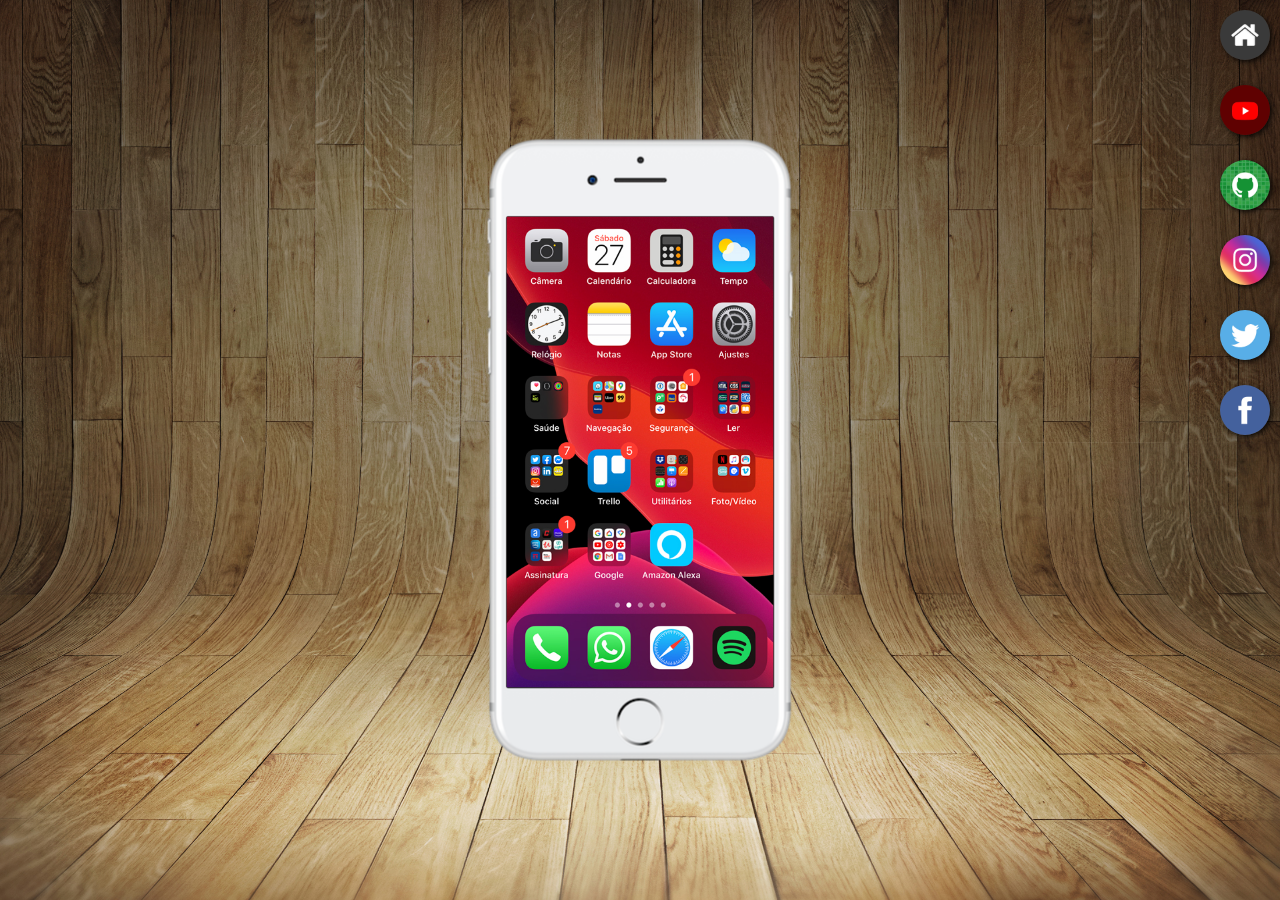
<file: index.html>
<!DOCTYPE html>
<html lang="en">
<head>
    <meta charset="UTF-8">
    <meta http-equiv="X-UA-Compatible" content="IE=edge">
    <meta name="viewport" content="width=device-width, initial-scale=1.0">
    <title>Redes</title>
    <link rel="stylesheet" href="estilos/estilos.css">

</head>
<body>
    <main>
        <section id="telefone">
            <iframe src="home.html" name="tela" id="tela" frameborder="0"></iframe>
        </section>
        <section id="redes">
            <a href="home.html" target="tela"><img src="imagens/logo-home.jpg" alt="home"></a><br>
            <a href="youtube.html" target="tela"><img src="imagens/logo-youtube.jpg" alt="youtube"></a><br>
            <a href="github.html" target="tela"><img src="imagens/logo-github.jpg" alt="github"></a><br>
            <a href="instagram.html" target="tela"><img src="imagens/logo-instagram.jpg" alt="instagram"></a><br>
            <a href="twitter.html" target="tela"><img src="imagens/logo-twitter.jpg" alt="twitter"></a><br>
            <a href="facebook.html" target="tela"><img src="imagens/logo-facebook.jpg" alt="facebook"></a><br>
            
        </section>

    </main>
</body>
</html>
</file>
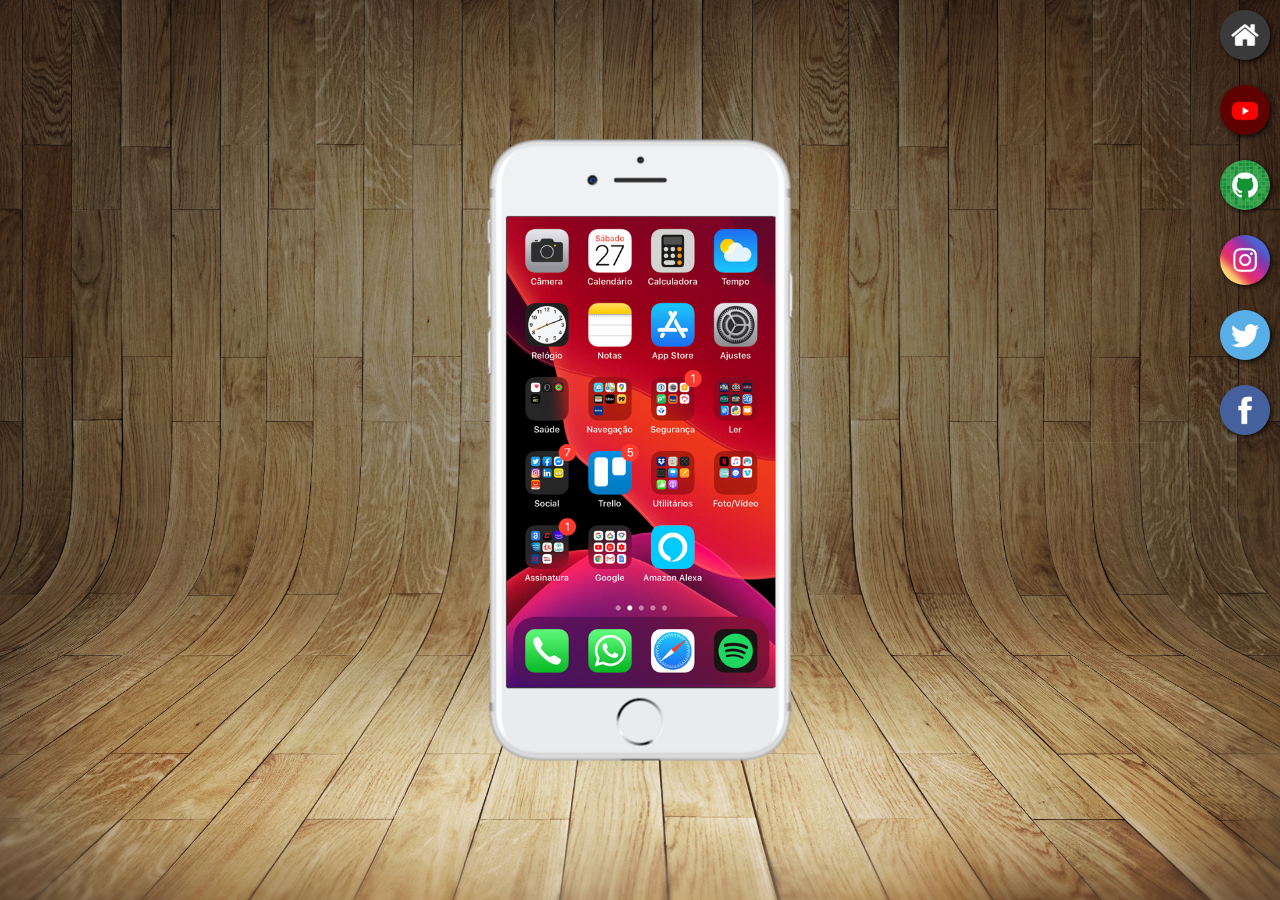
<file: redes/index.html>
<!DOCTYPE html>
<html lang="en">
<head>
    <meta charset="UTF-8">
    <meta http-equiv="X-UA-Compatible" content="IE=edge">
    <meta name="viewport" content="width=device-width, initial-scale=1.0">
    <title>Redes</title>
    <link rel="stylesheet" href="estilos/estilos.css">

</head>
<body>
    <main>
        <section id="telefone">
            <iframe src="home.html" name="tela" id="tela" frameborder="0"></iframe>
        </section>
        <section id="redes">
            <a href="home.html" target="tela"><img src="imagens/logo-home.jpg" alt="home"></a><br>
            <a href="#" target="tela"><img src="imagens/logo-youtube.jpg" alt="youtube"></a><br>
            <a href="#" target="tela"><img src="imagens/logo-github.jpg" alt="github"></a><br>
            <a href="#" target="tela"><img src="imagens/logo-instagram.jpg" alt="instagram"></a><br>
            <a href="#" target="tela"><img src="imagens/logo-twitter.jpg" alt="twitter"></a><br>
            <a href="#" target="tela"><img src="imagens/logo-facebook.jpg" alt="facebook"></a><br>
        </section>

    </main>
</body>
</html>
</file>
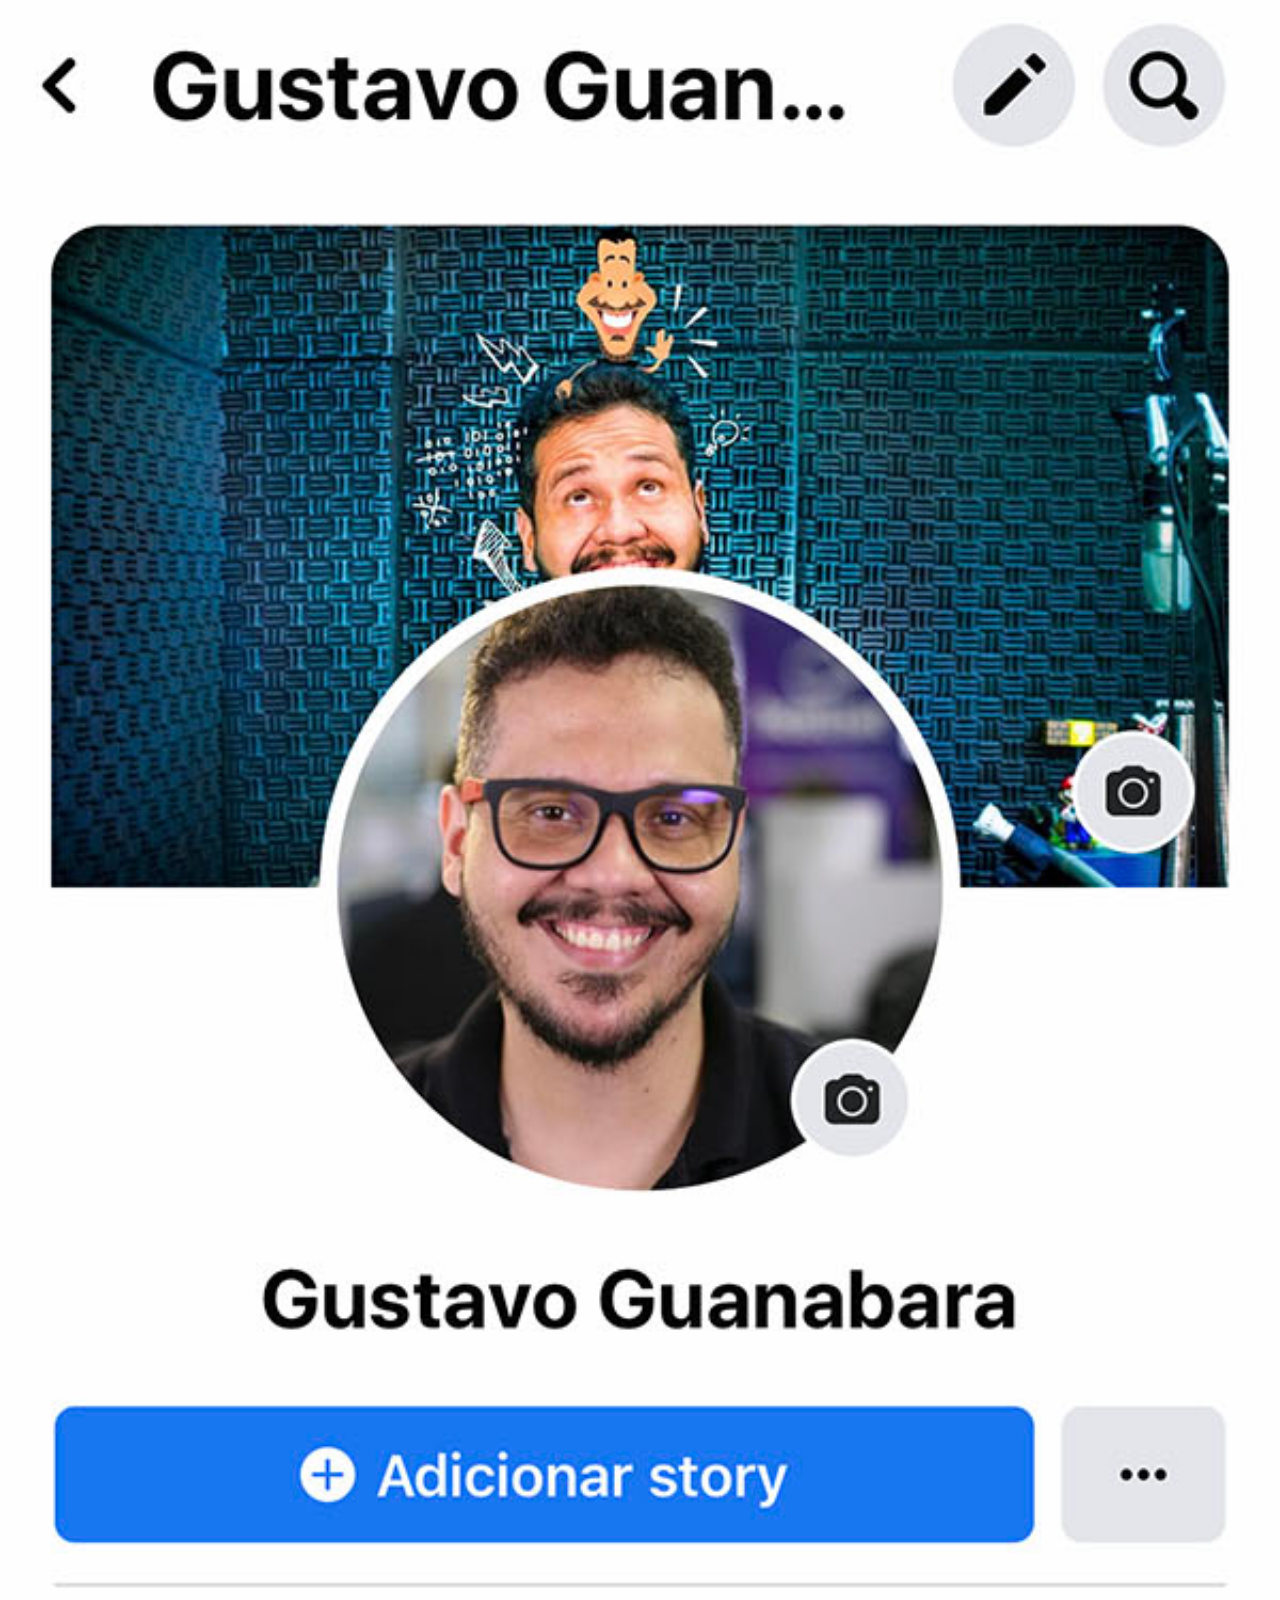
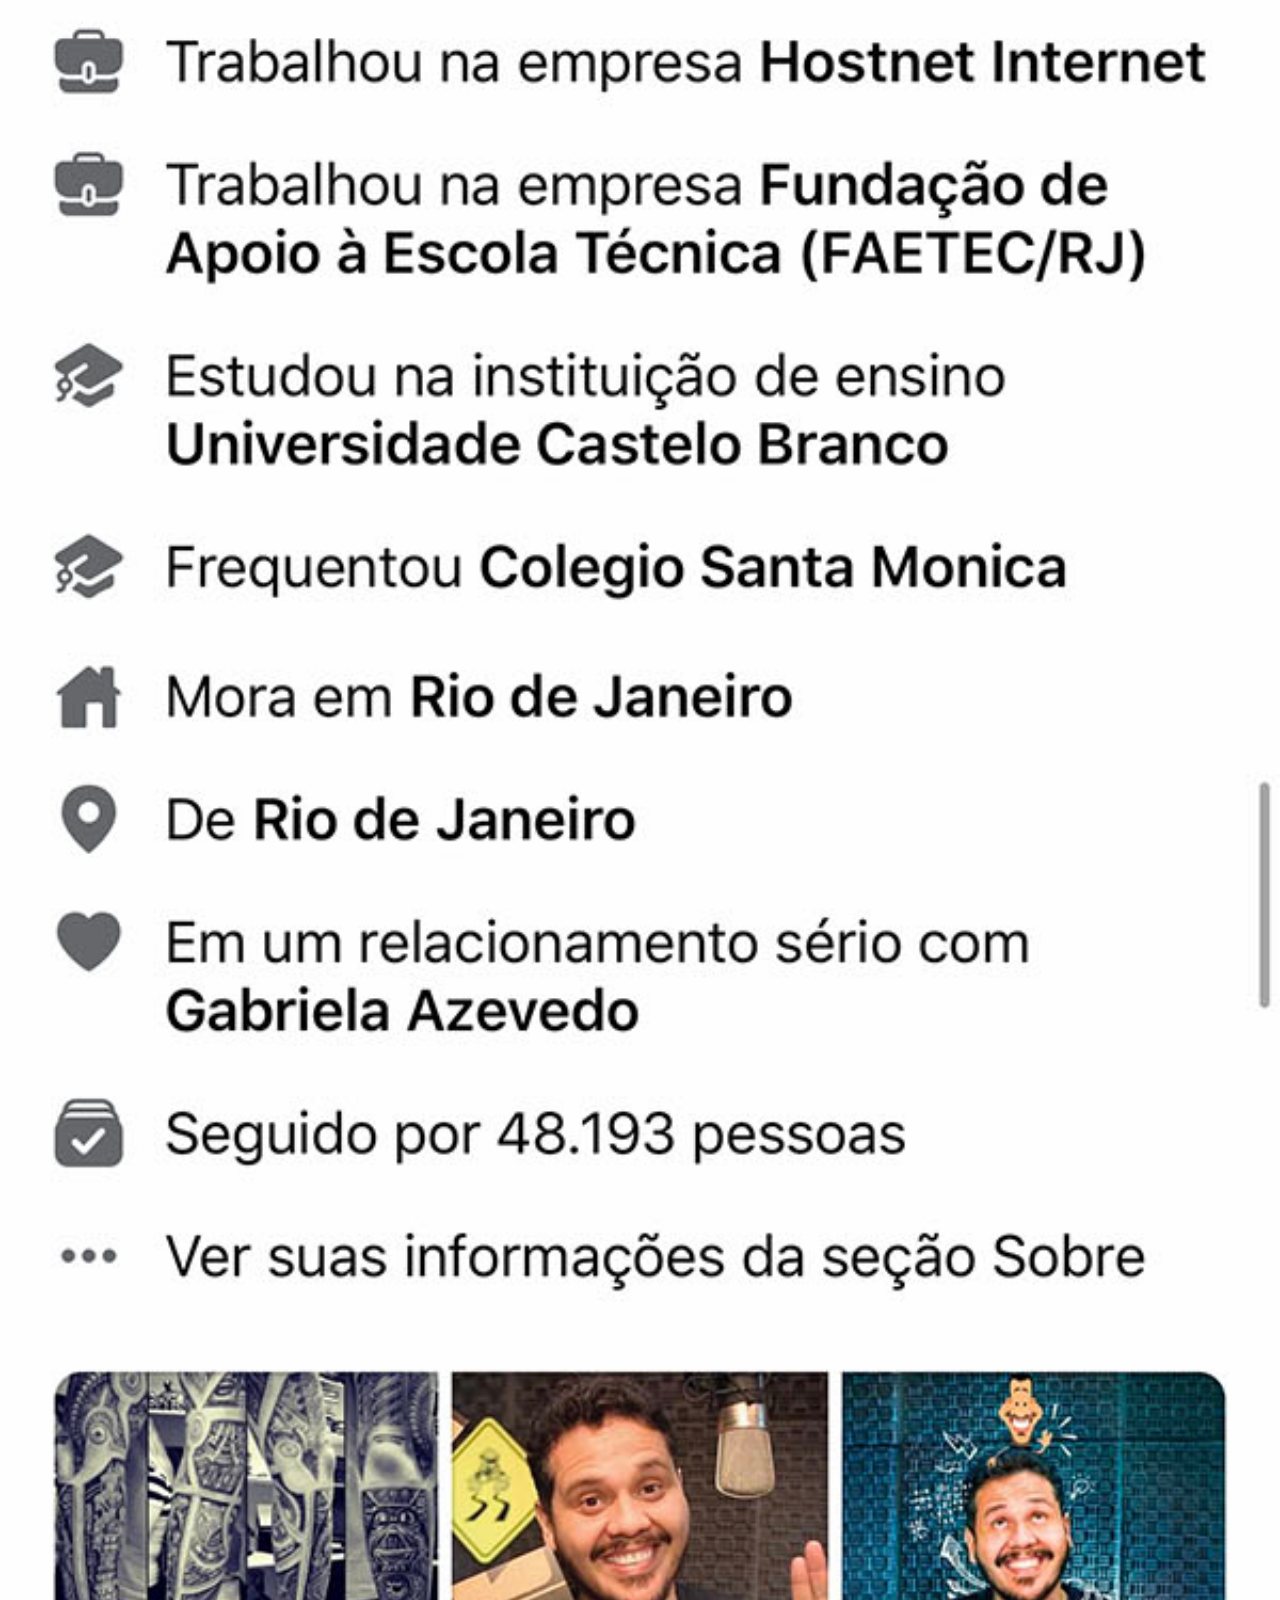
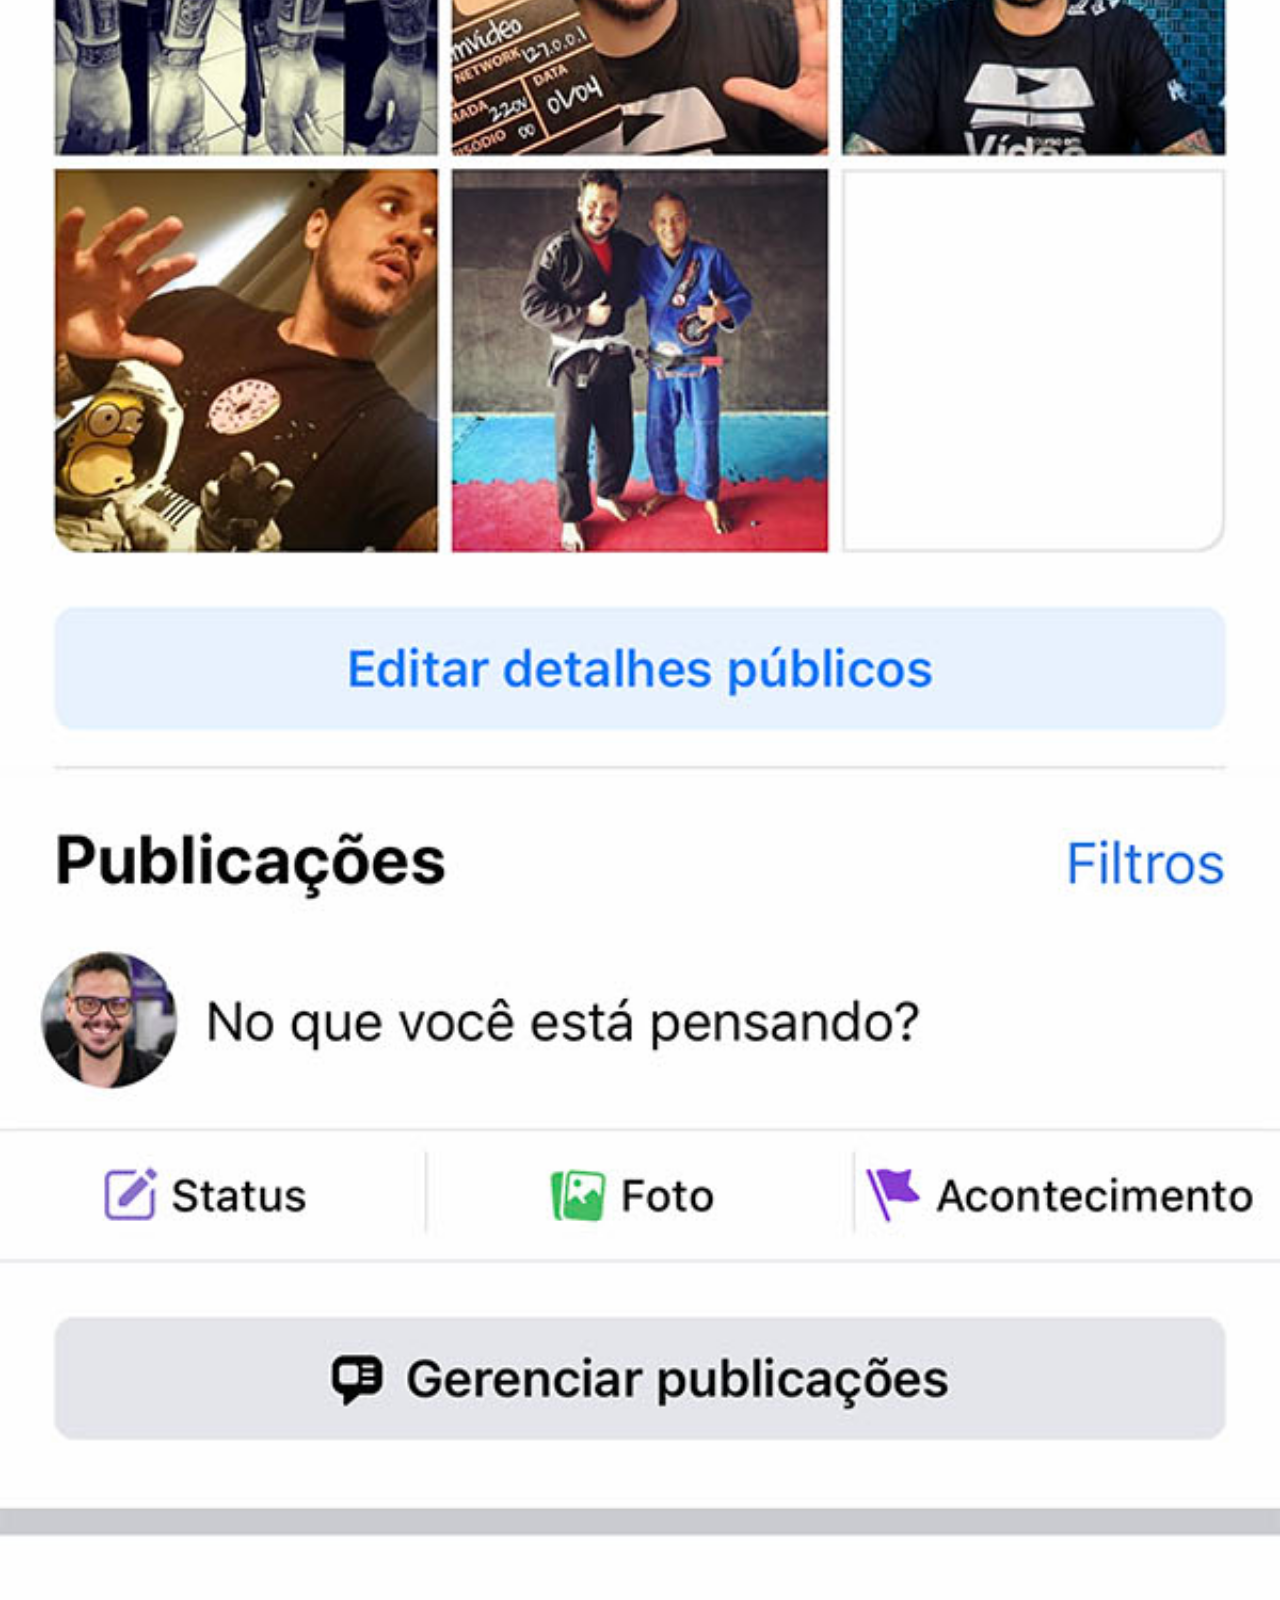
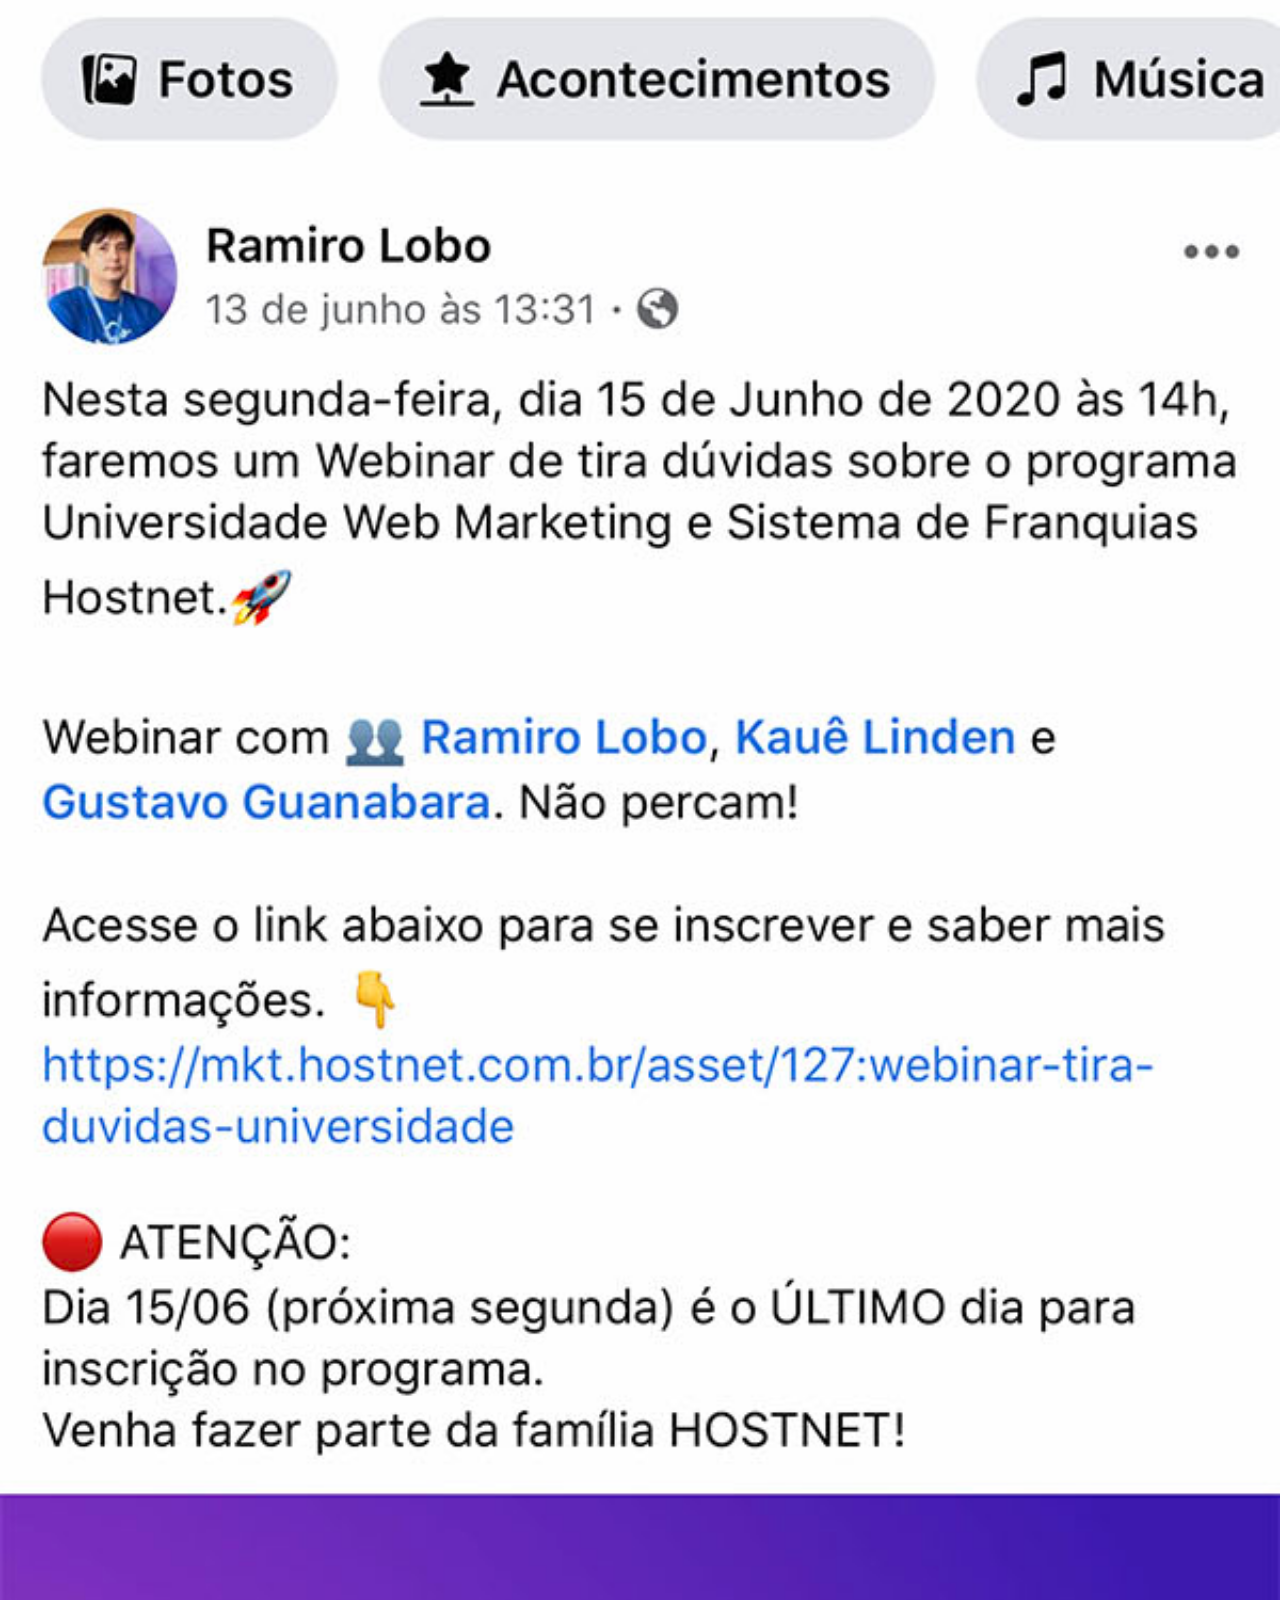
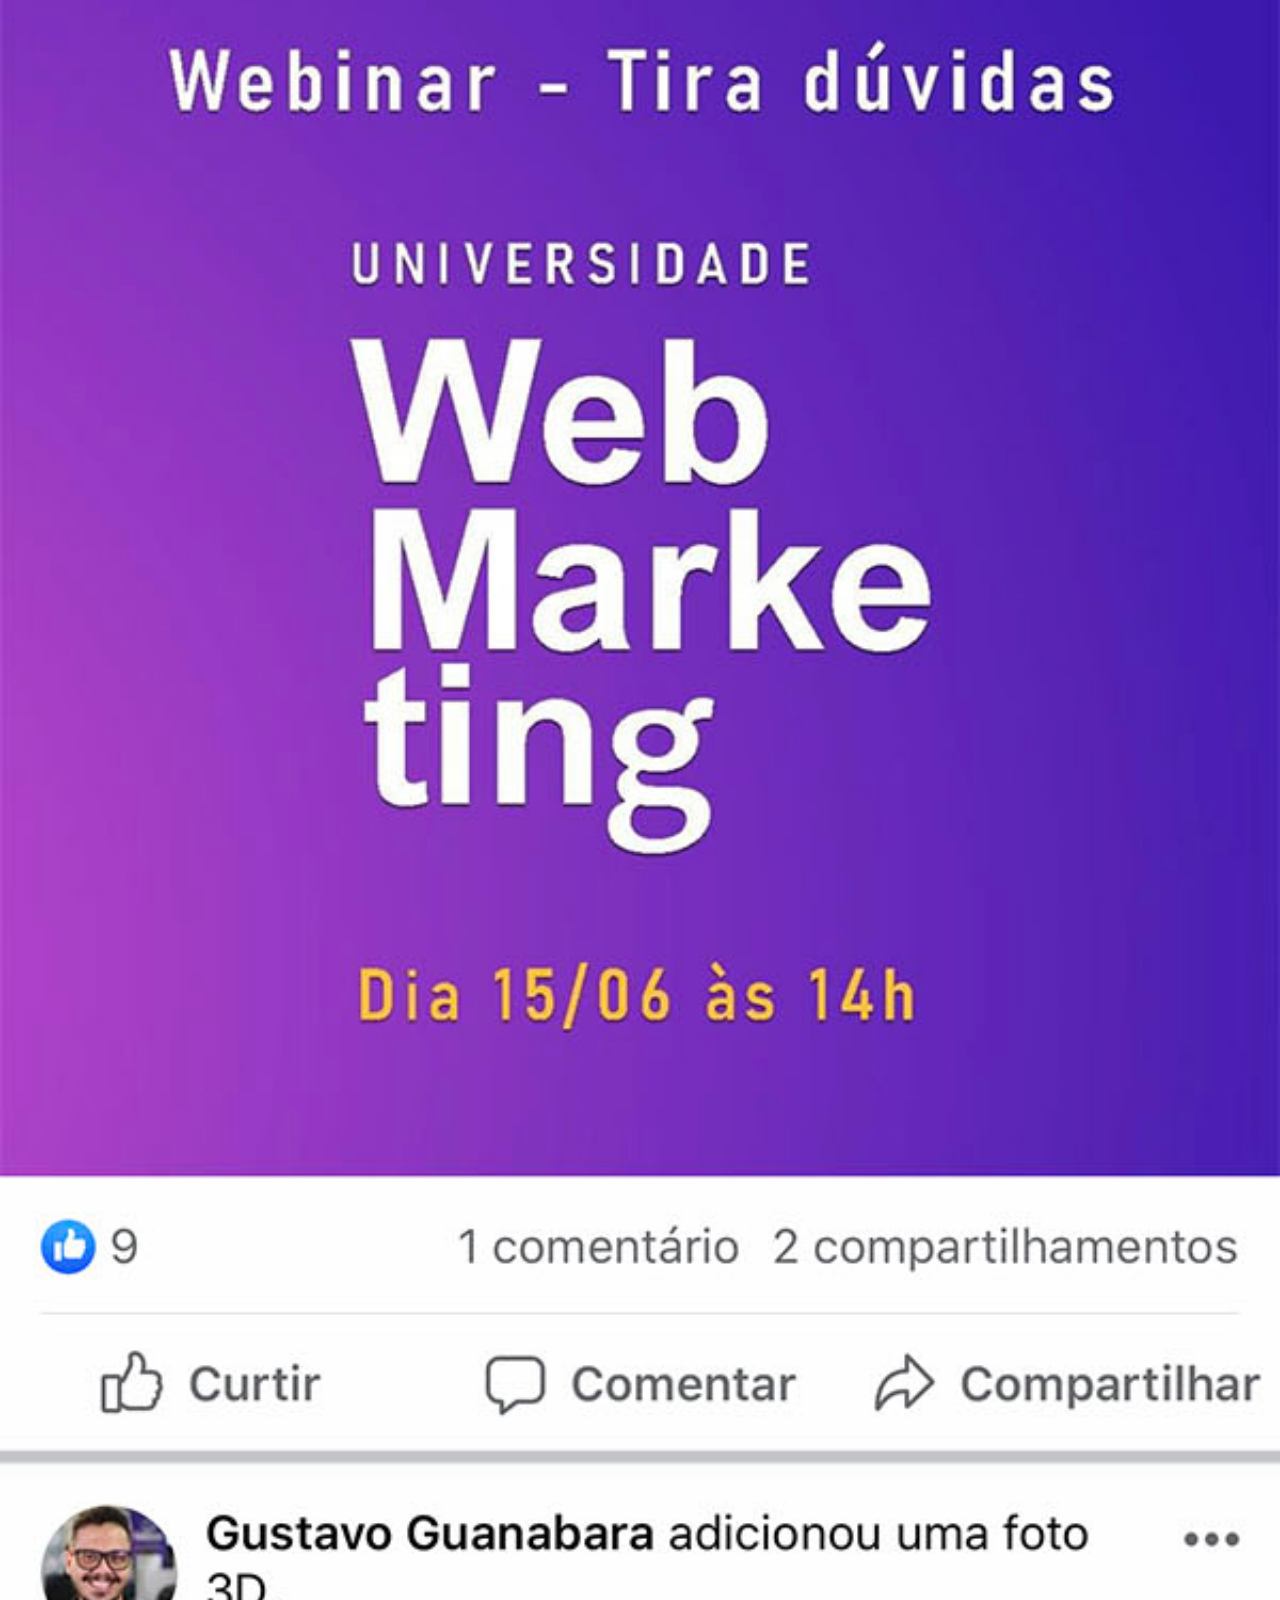
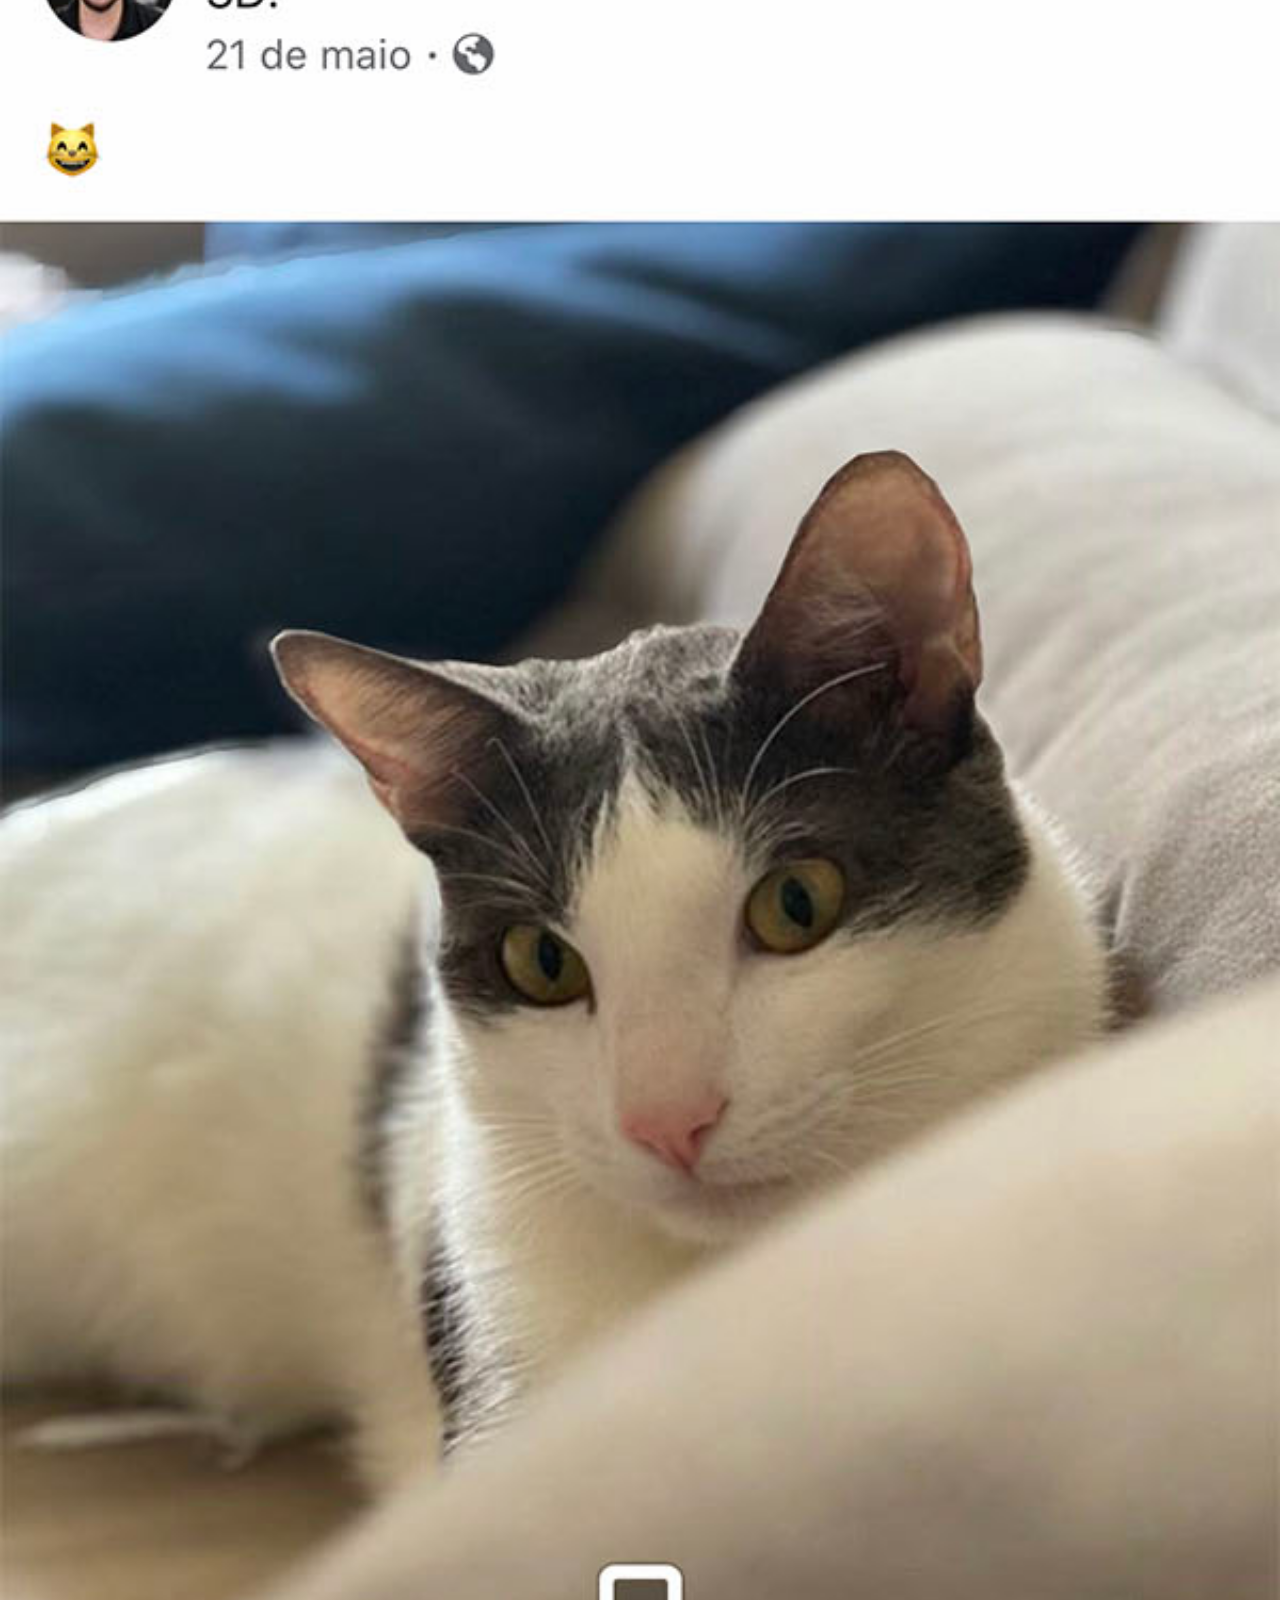
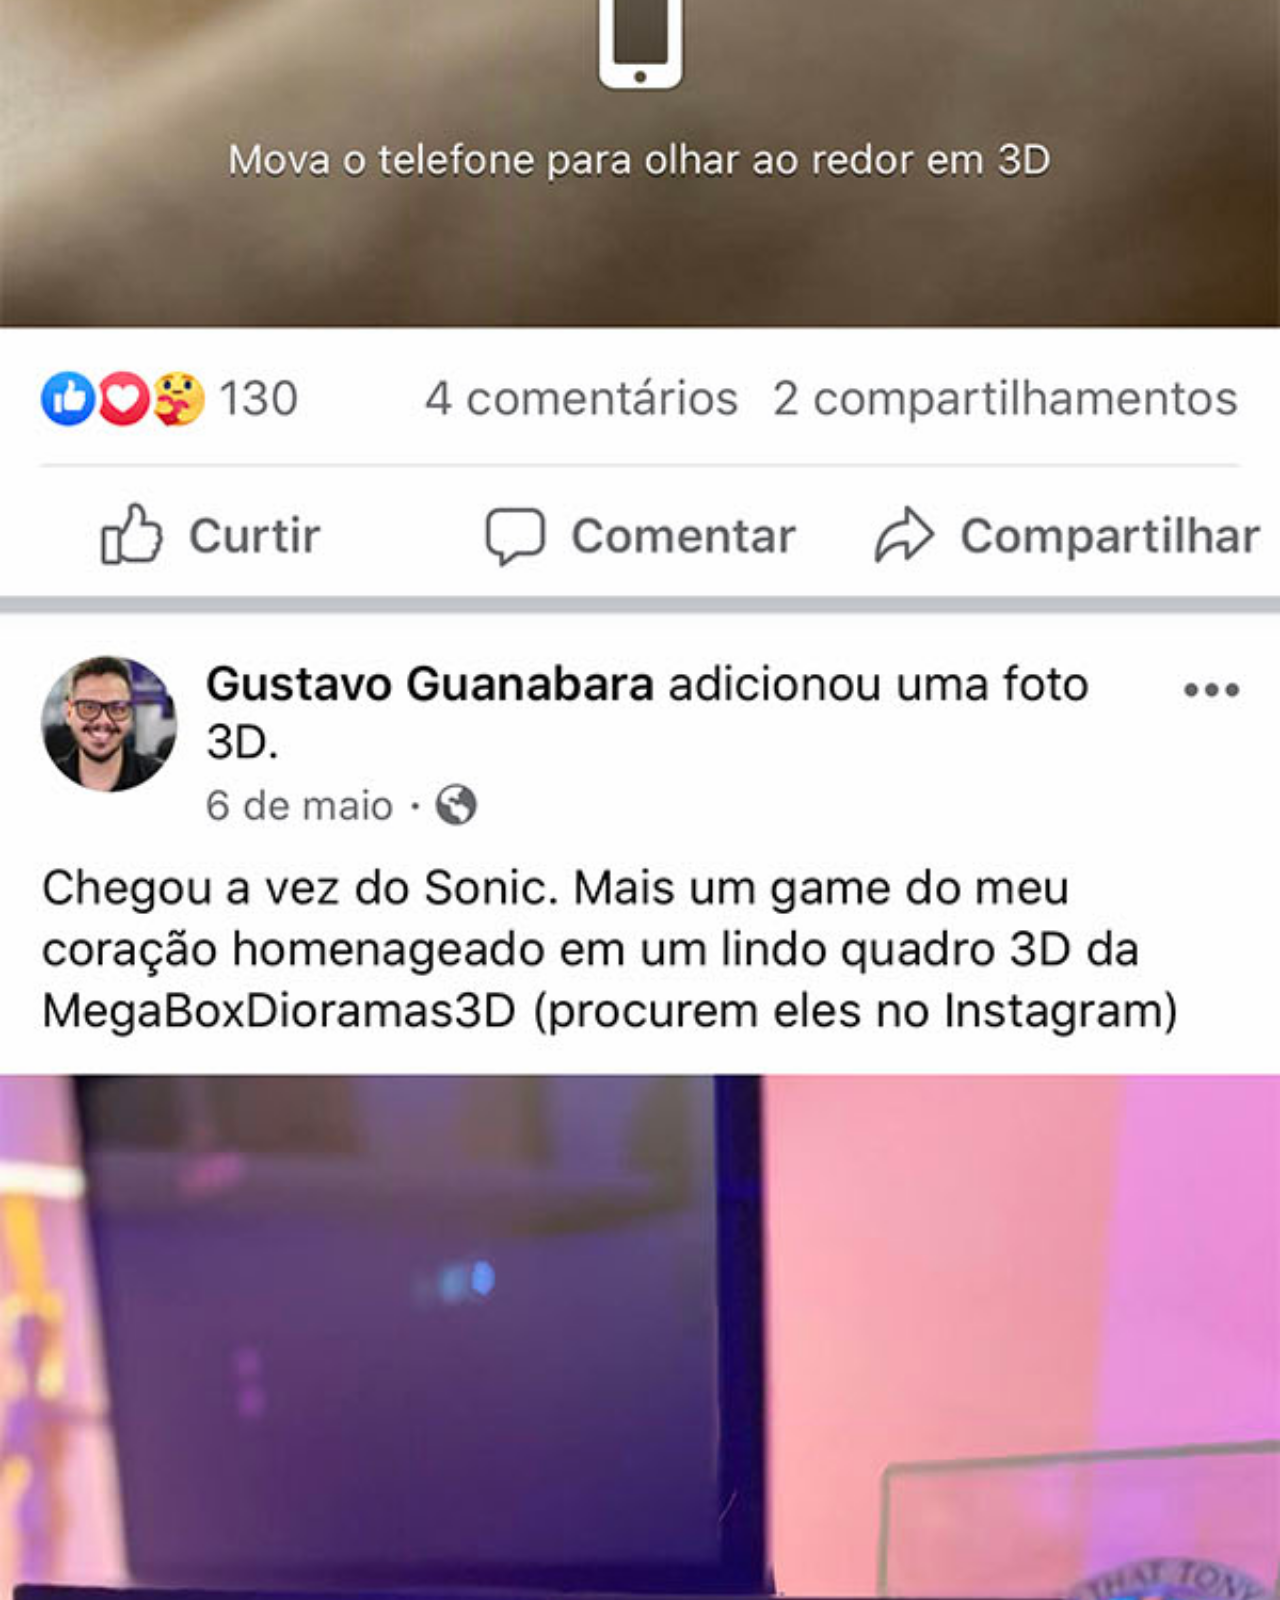
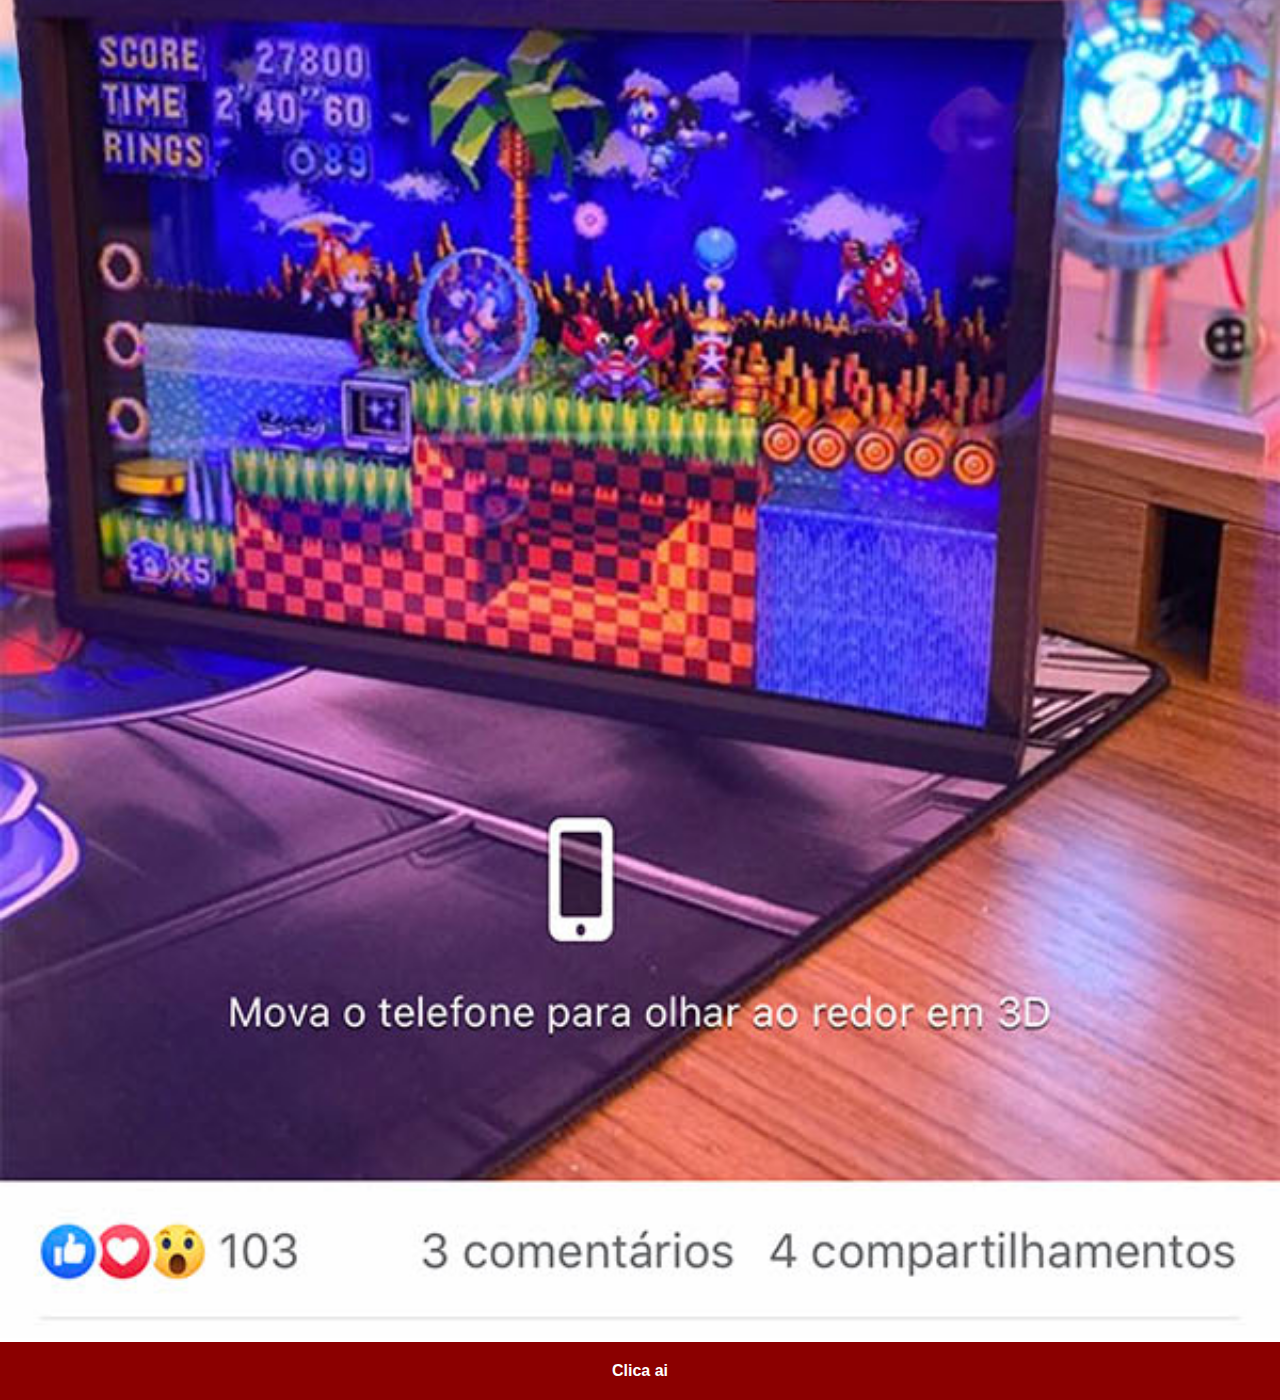
<file: facebook.html>
<!DOCTYPE html>
<html lang="pt-br">
<head>
    <meta charset="UTF-8">
    <meta http-equiv="X-UA-Compatible" content="IE=edge">
    <meta name="viewport" content="width=device-width, initial-scale=1.0">
    <title>youtube</title>
    <link rel="stylesheet" href="estilos/social.css">
</head>
<body>
    <img src="imagens/tela-facebook.jpg" alt="facebook">
    <a href="https://www.facebook.com/luskal" target="_blank">Clica ai</a>
</body>
</html>
</file>
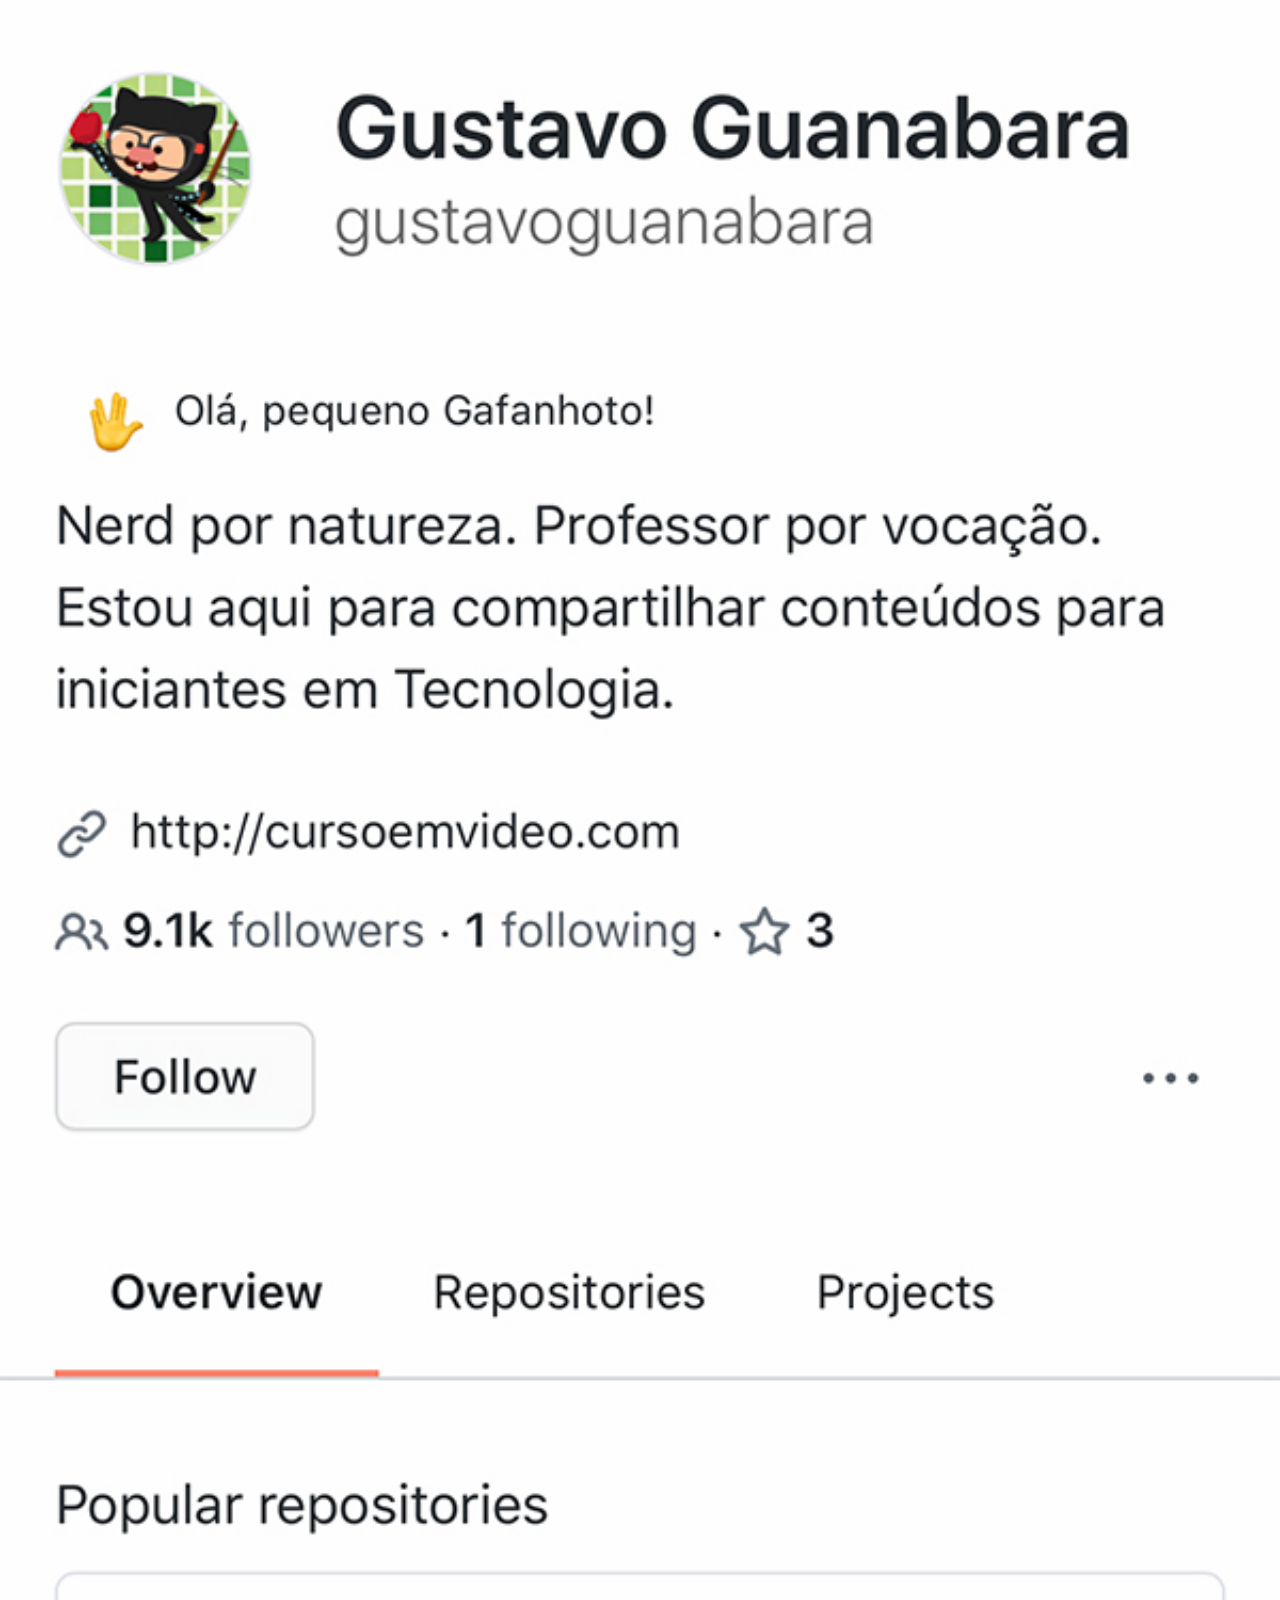
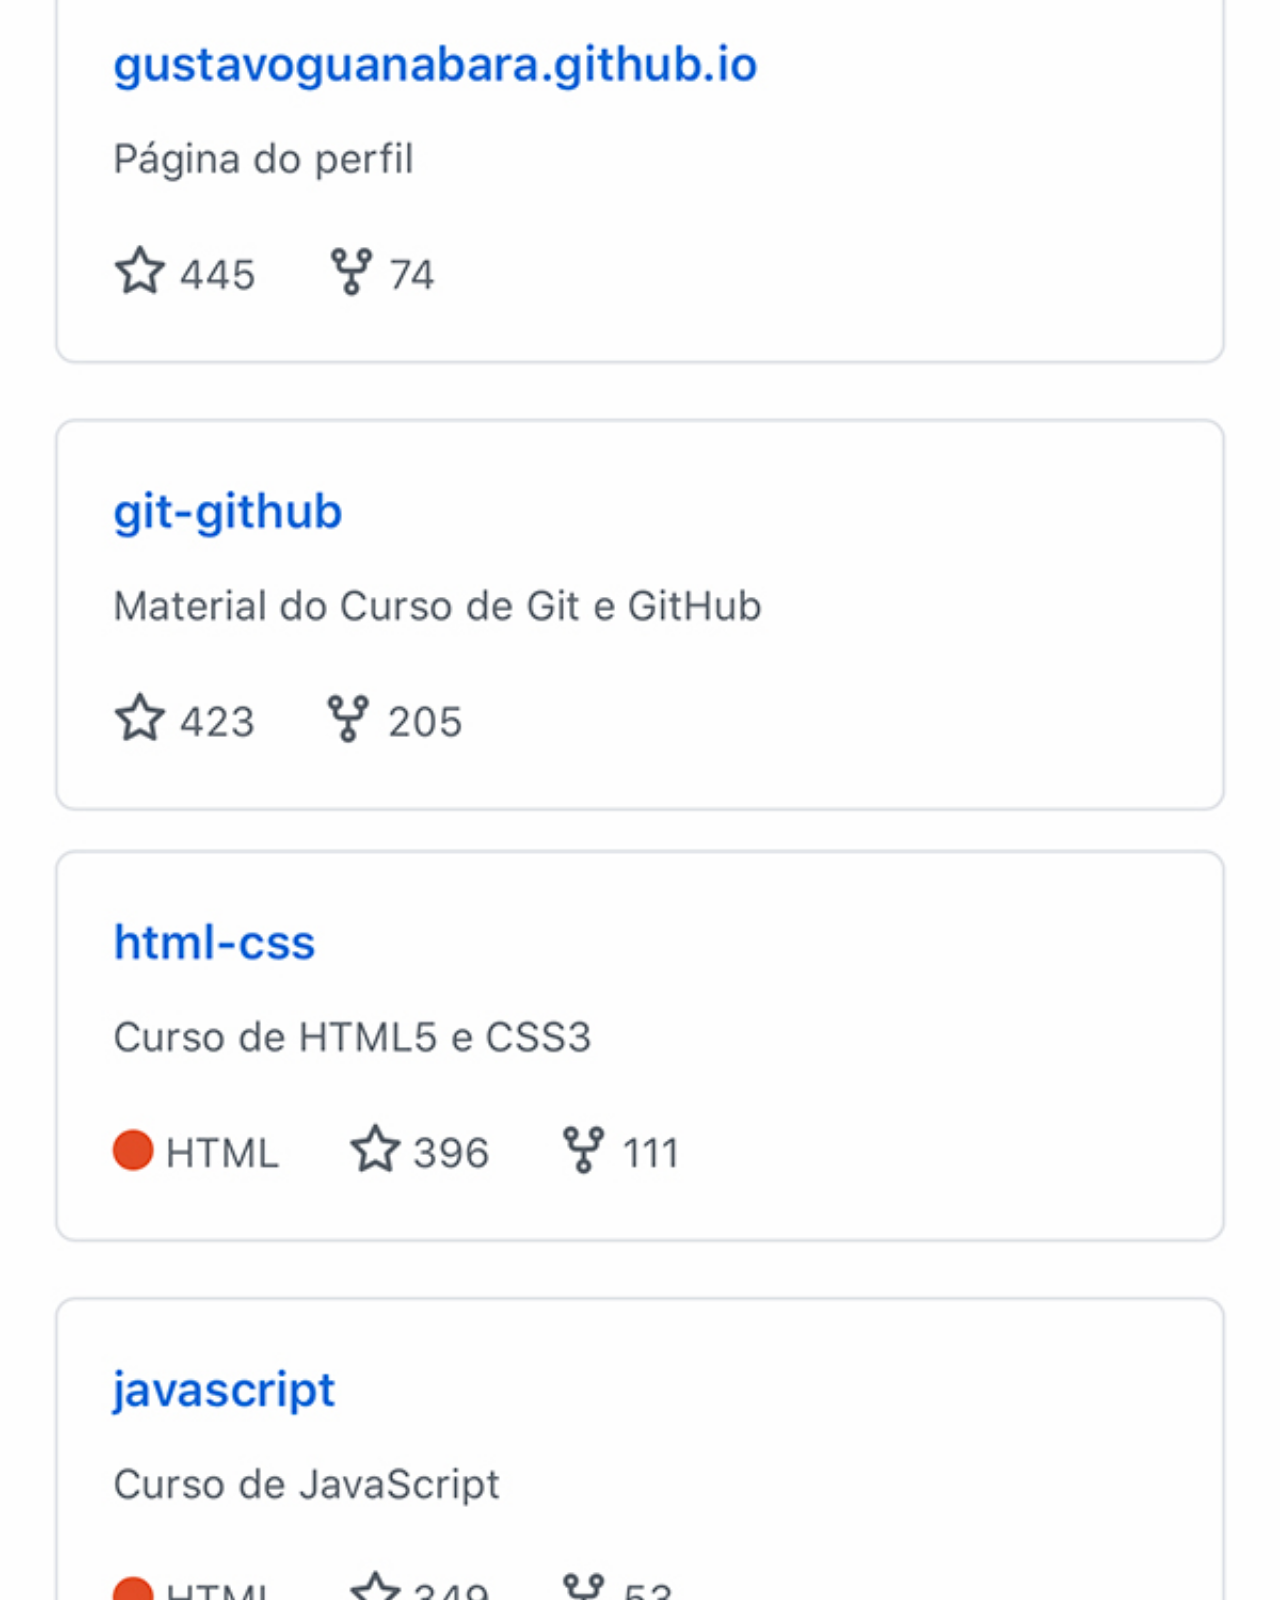
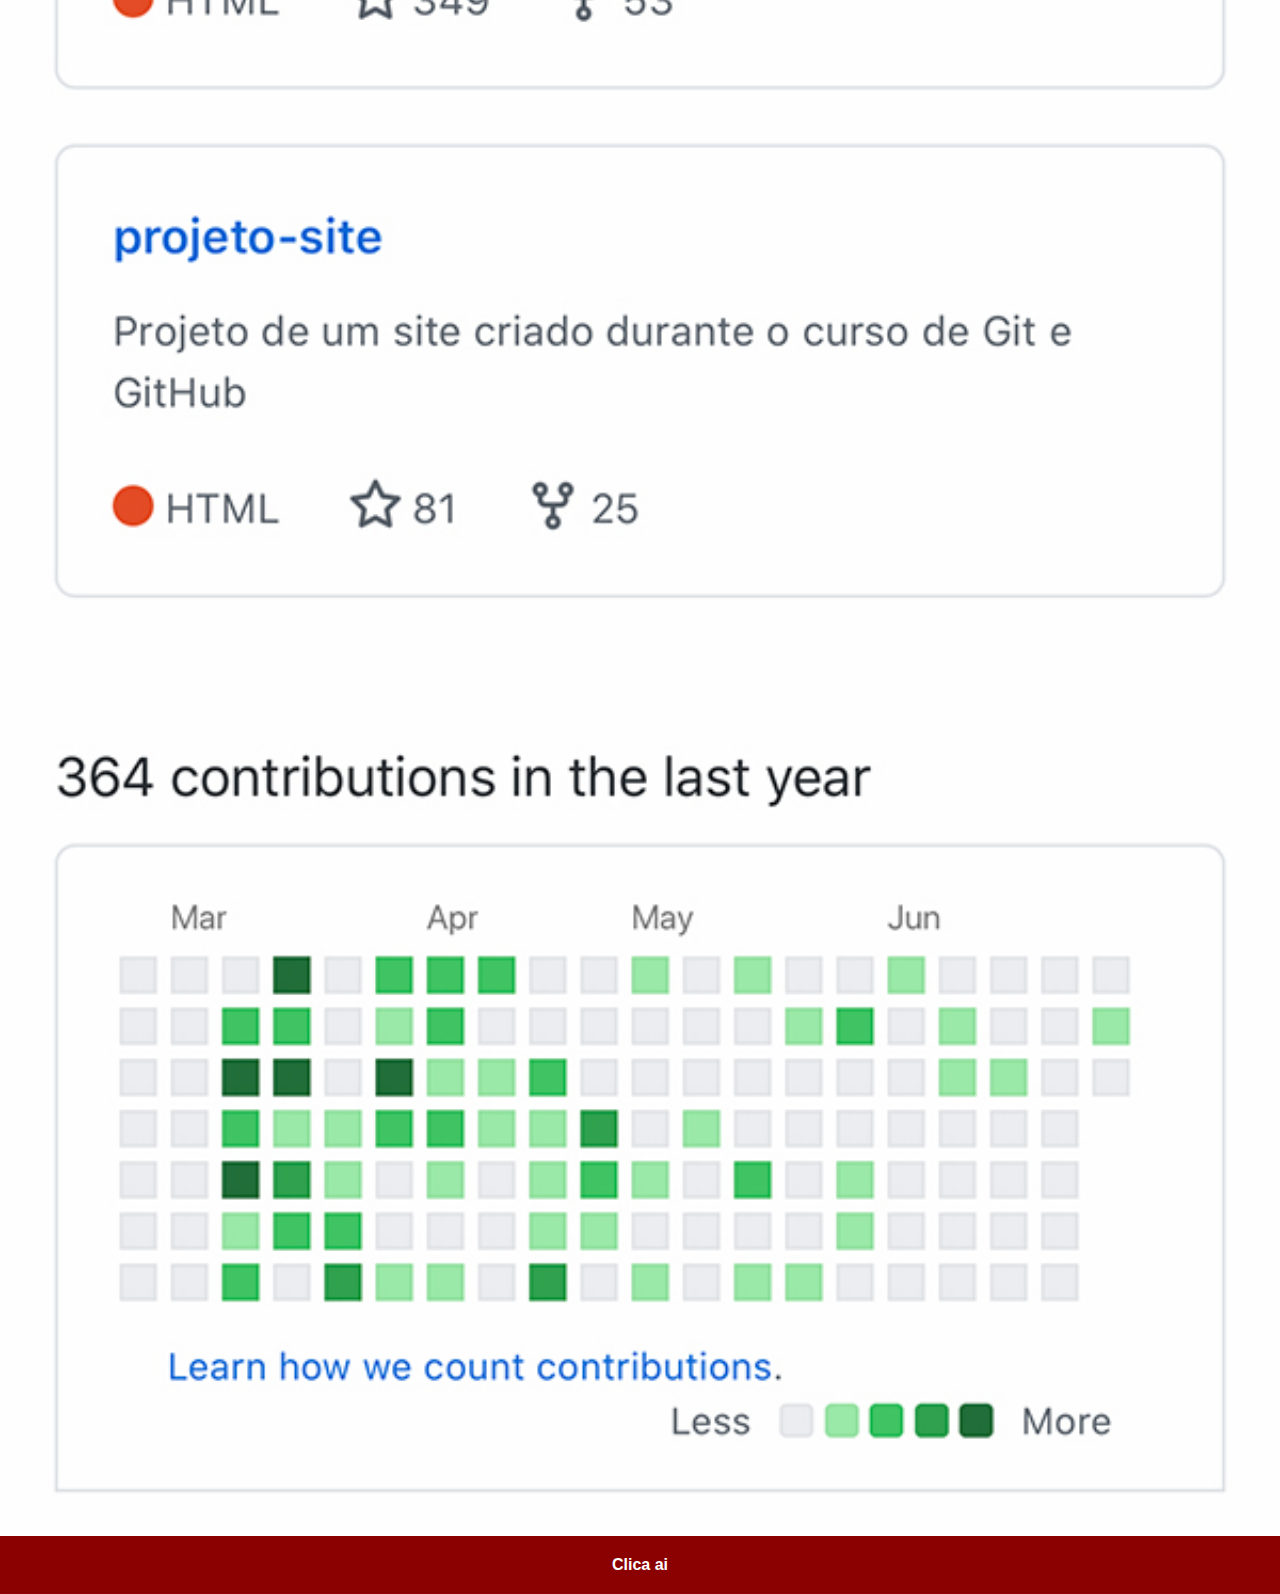
<file: github.html>
<!DOCTYPE html>
<html lang="pt-br">
<head>
    <meta charset="UTF-8">
    <meta http-equiv="X-UA-Compatible" content="IE=edge">
    <meta name="viewport" content="width=device-width, initial-scale=1.0">
    <title>youtube</title>
    <link rel="stylesheet" href="estilos/social.css">
</head>
<body>
    <img src="imagens/tela-github.jpg" alt="github">
    <a href="https://github.com/ldbfraca" target="_blank">Clica ai</a>
</body>
</html>
</file>
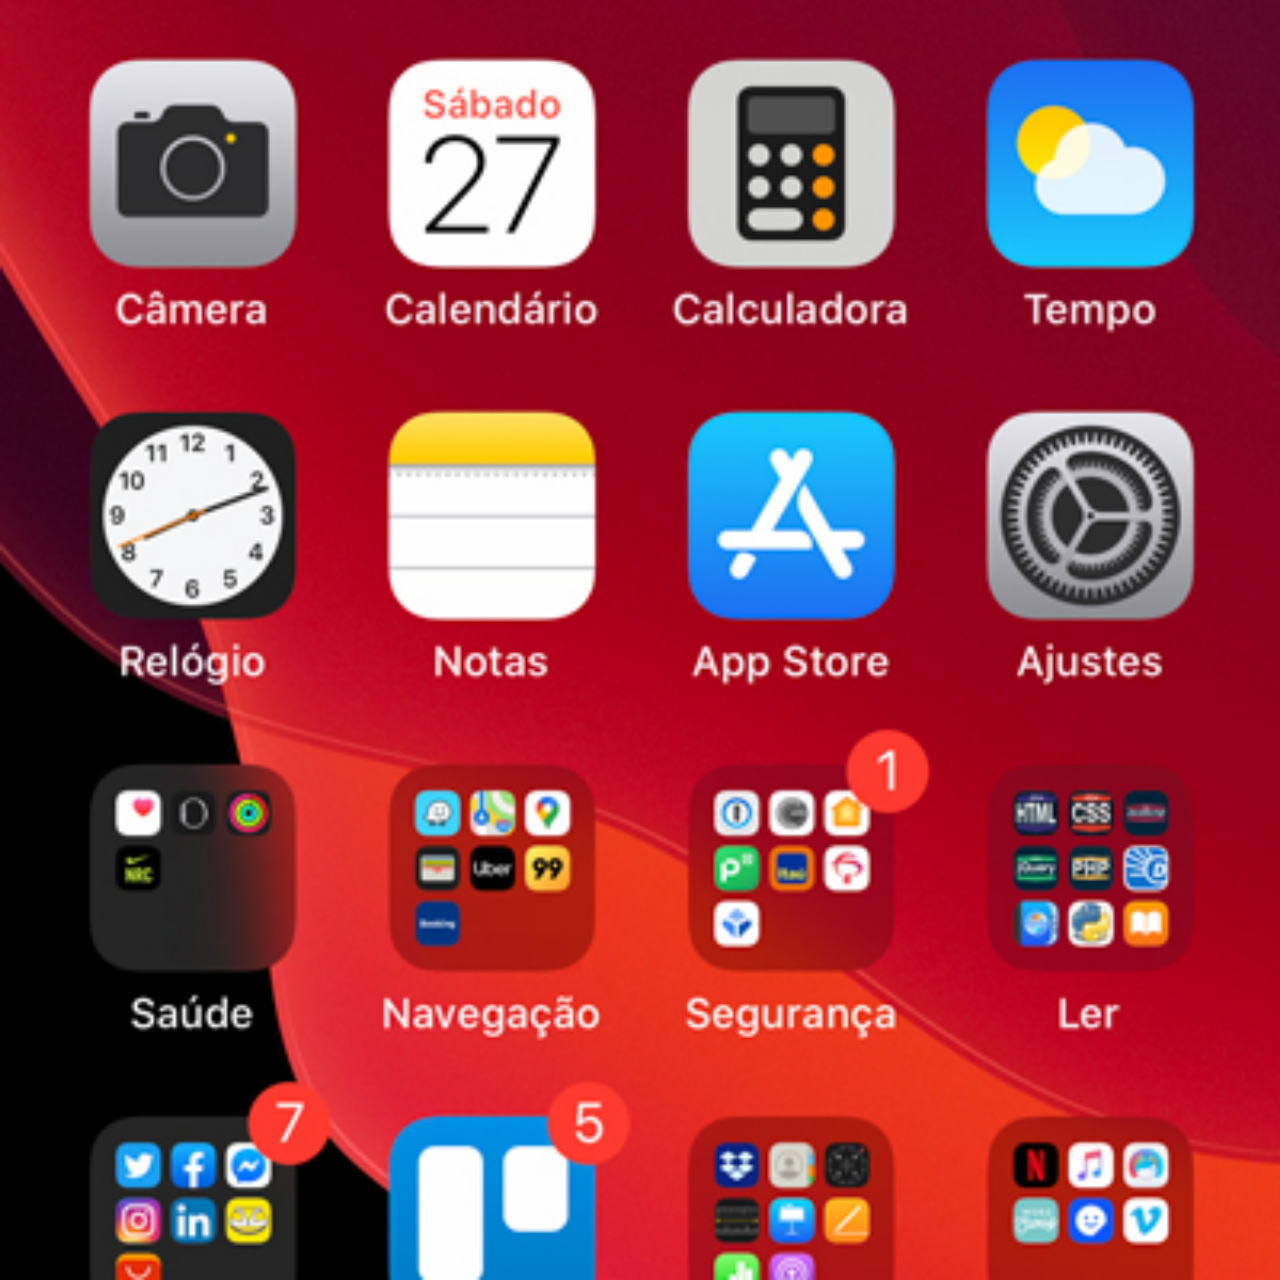
<file: home.html>
<!DOCTYPE html>
<html lang="en">
<head>
    <meta charset="UTF-8">
    <meta http-equiv="X-UA-Compatible" content="IE=edge">
    <meta name="viewport" content="width=device-width, initial-scale=1.0">
    <title>home</title>
</head>
<style>
    *{
        margin: 0px;
        padding: 0px;
    }
    body{
        width: 100vw;
        height: 100vw;
        background: black url('imagens/tela-home.jpg') no-repeat top center;
        background-size: cover;
    }

</style>
<body>
    
</body>
</html>
</file>
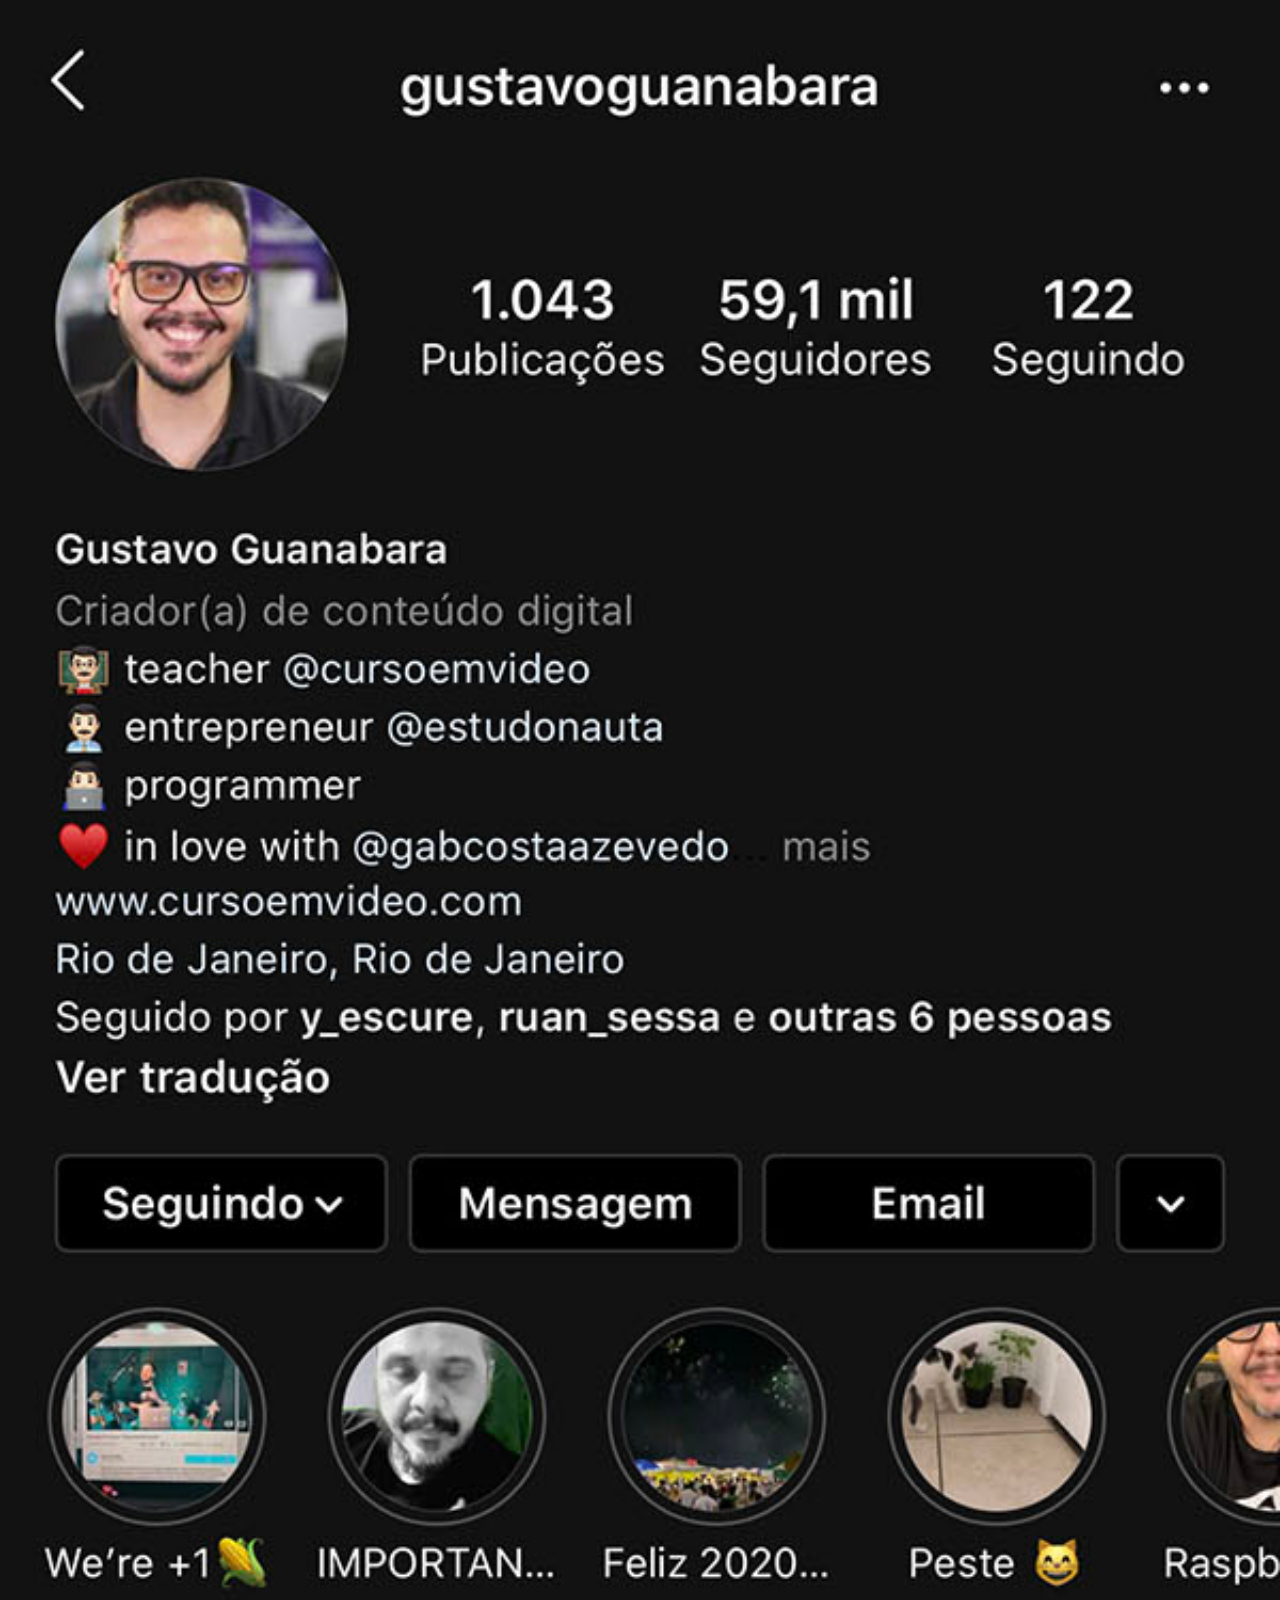
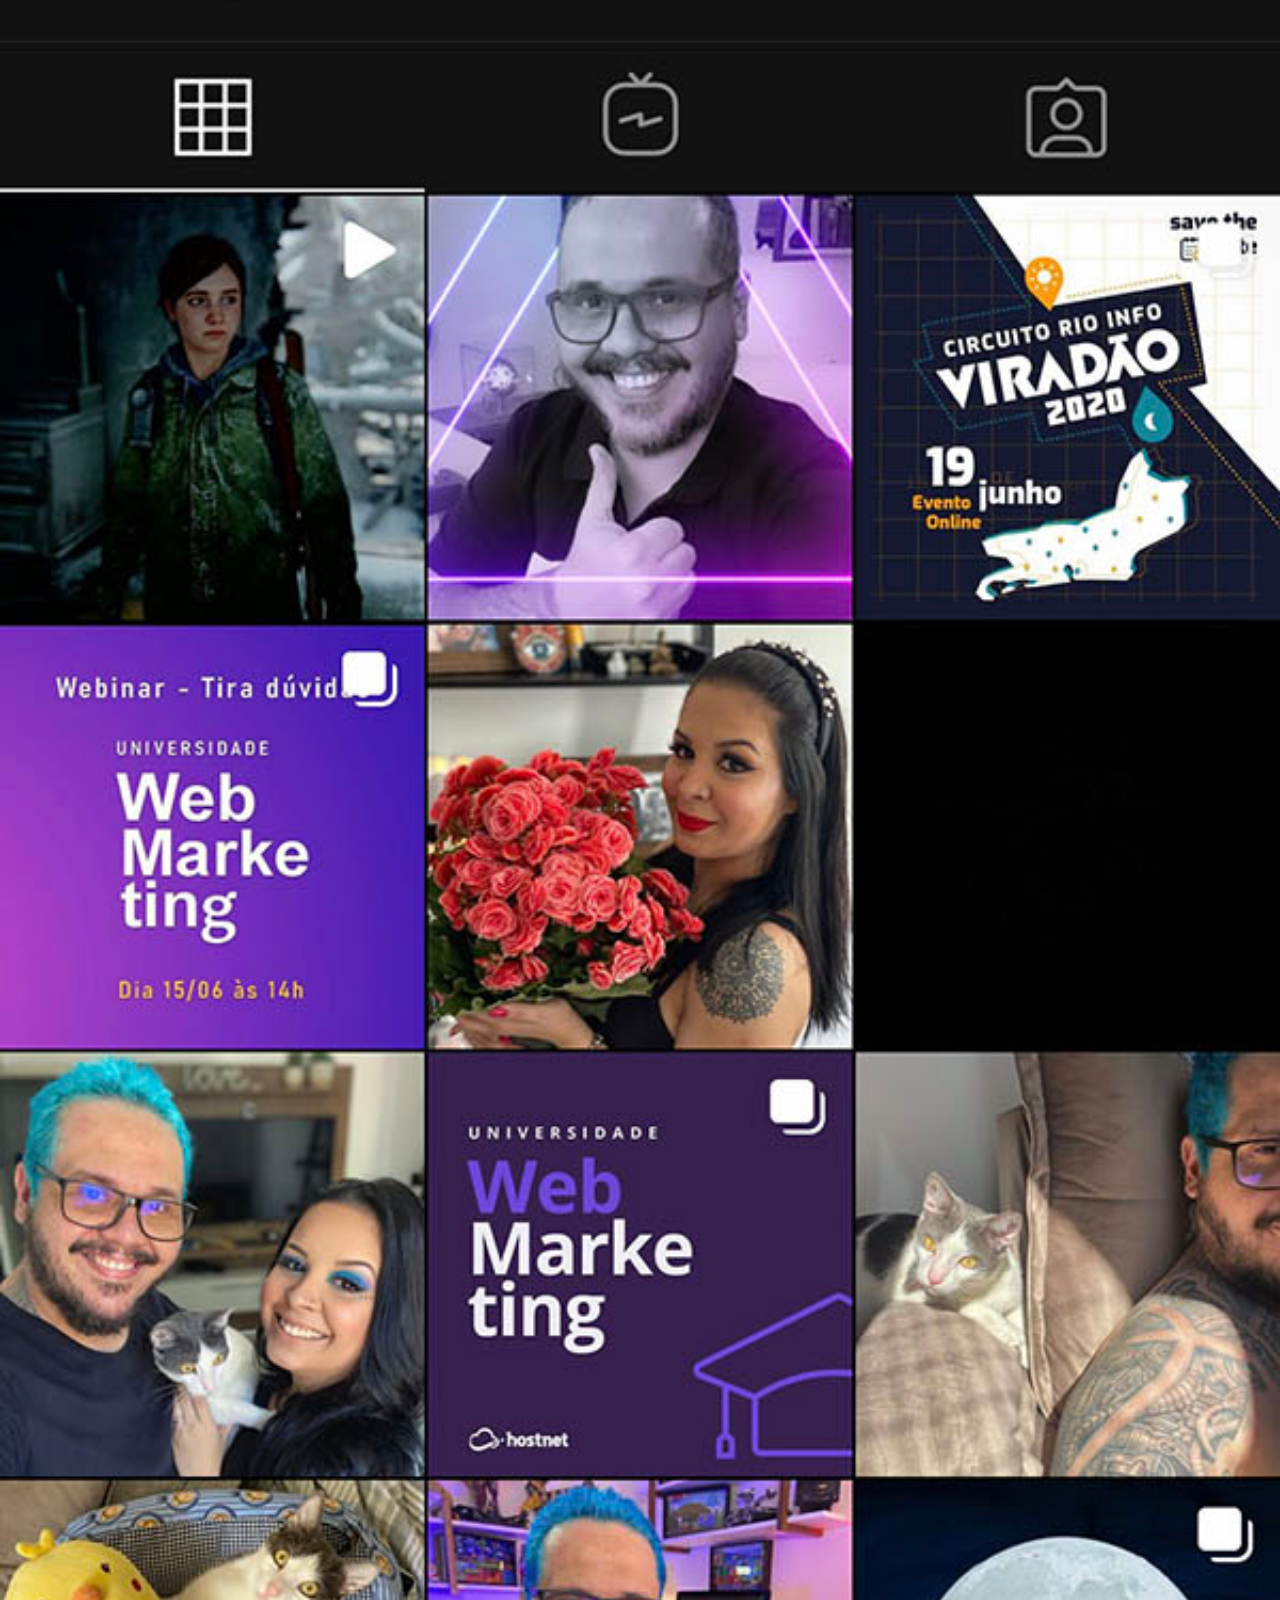
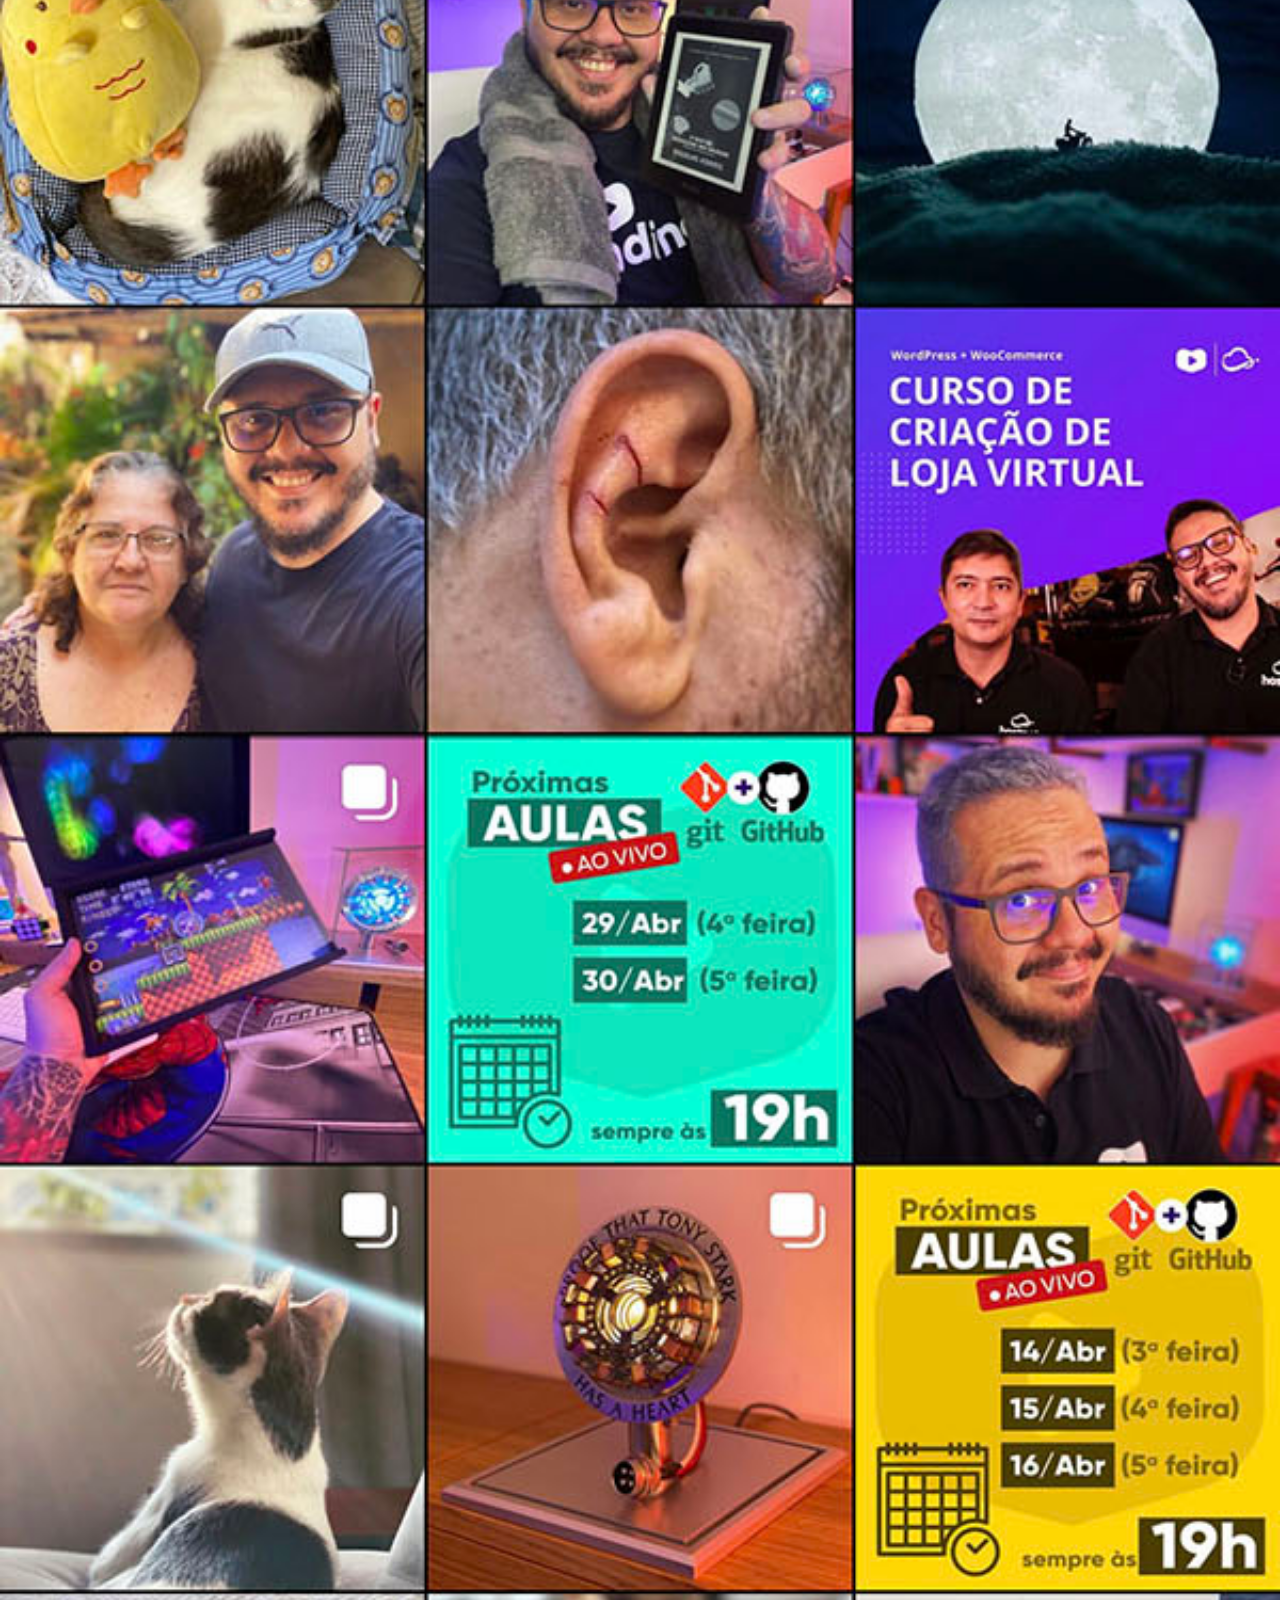
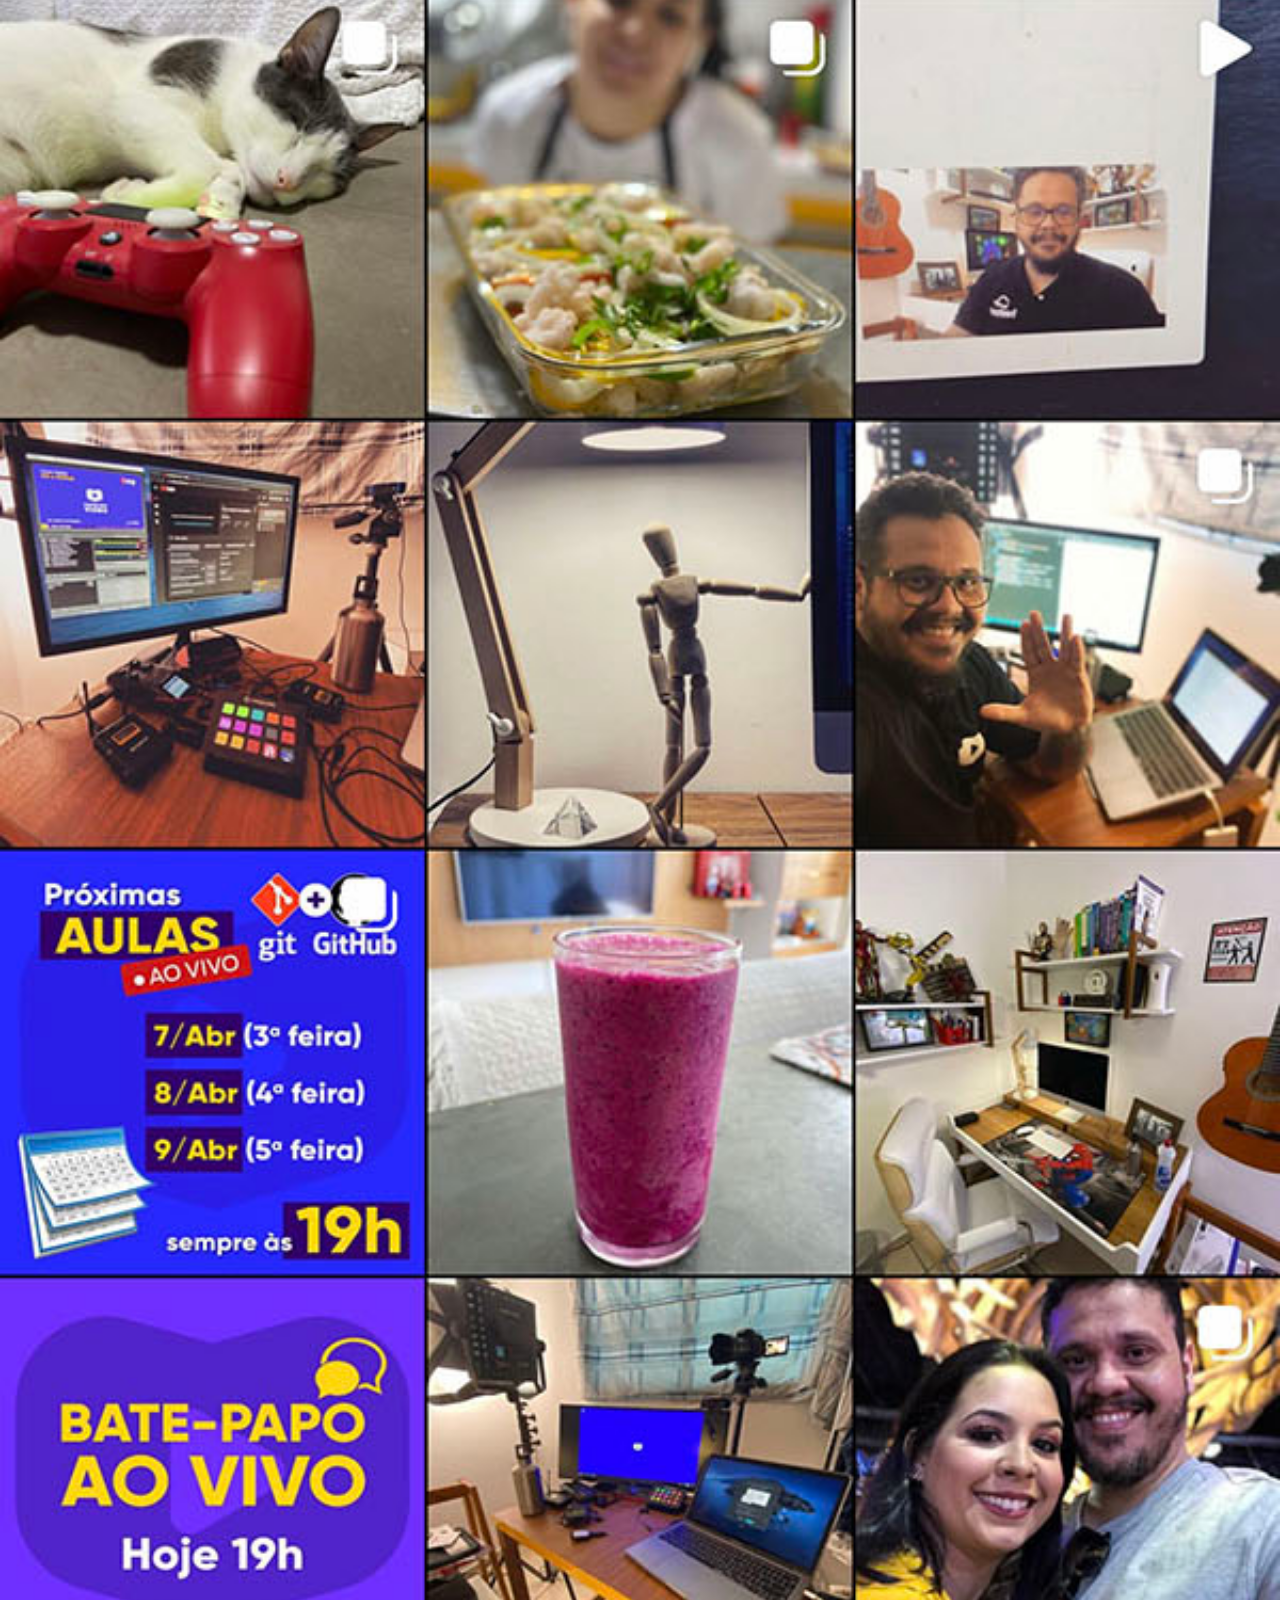
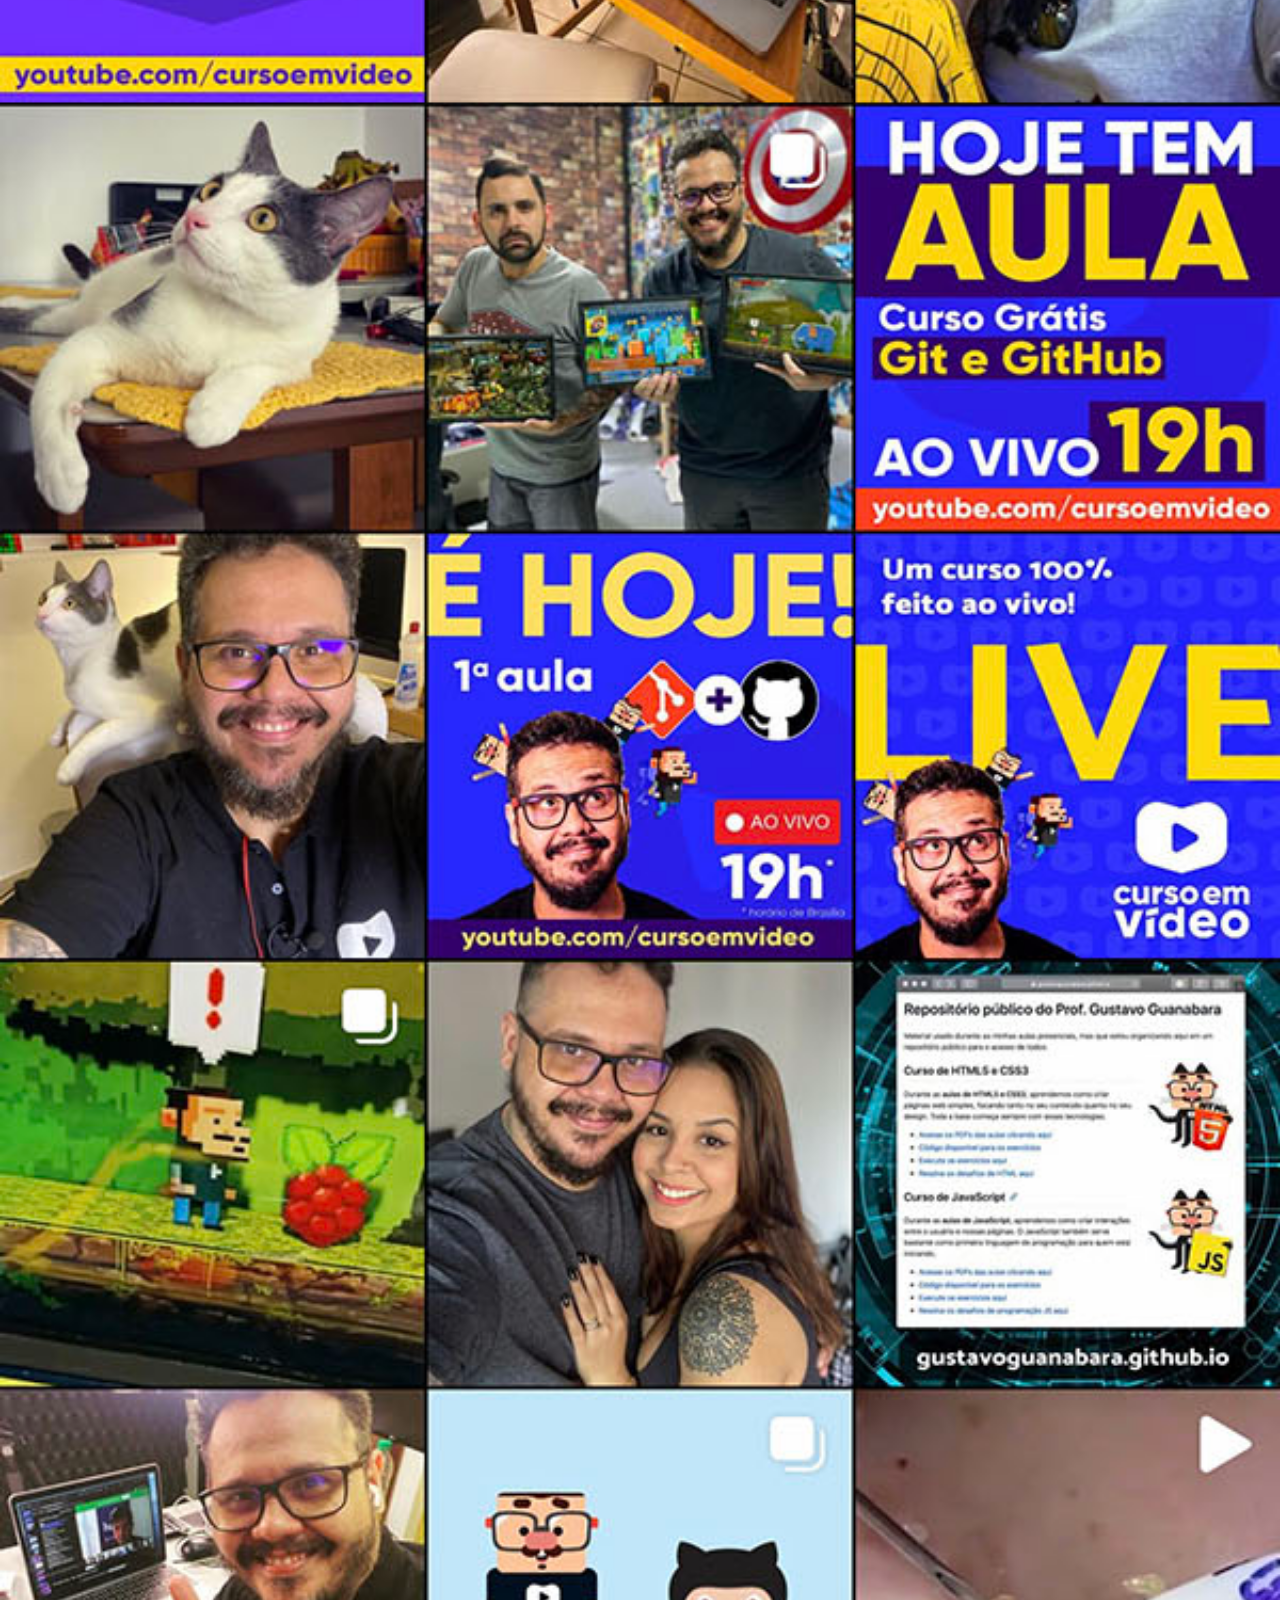
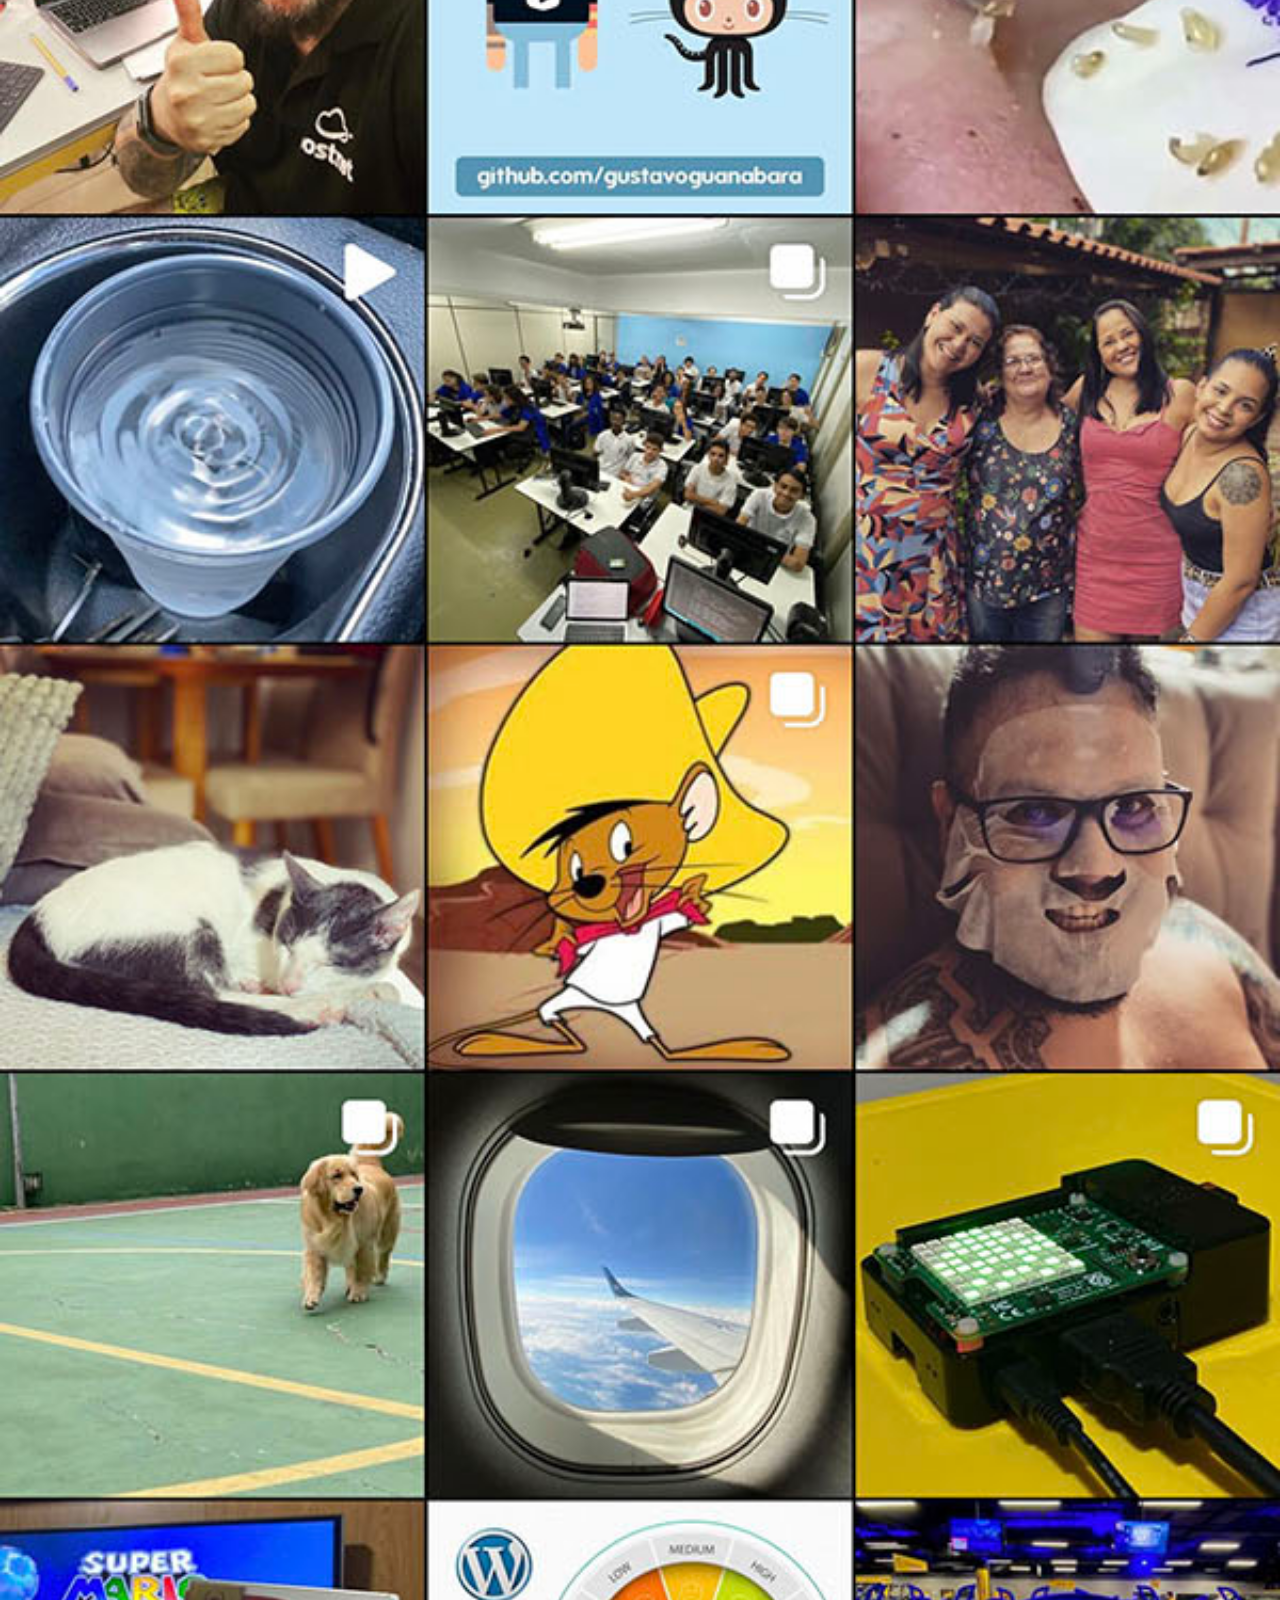
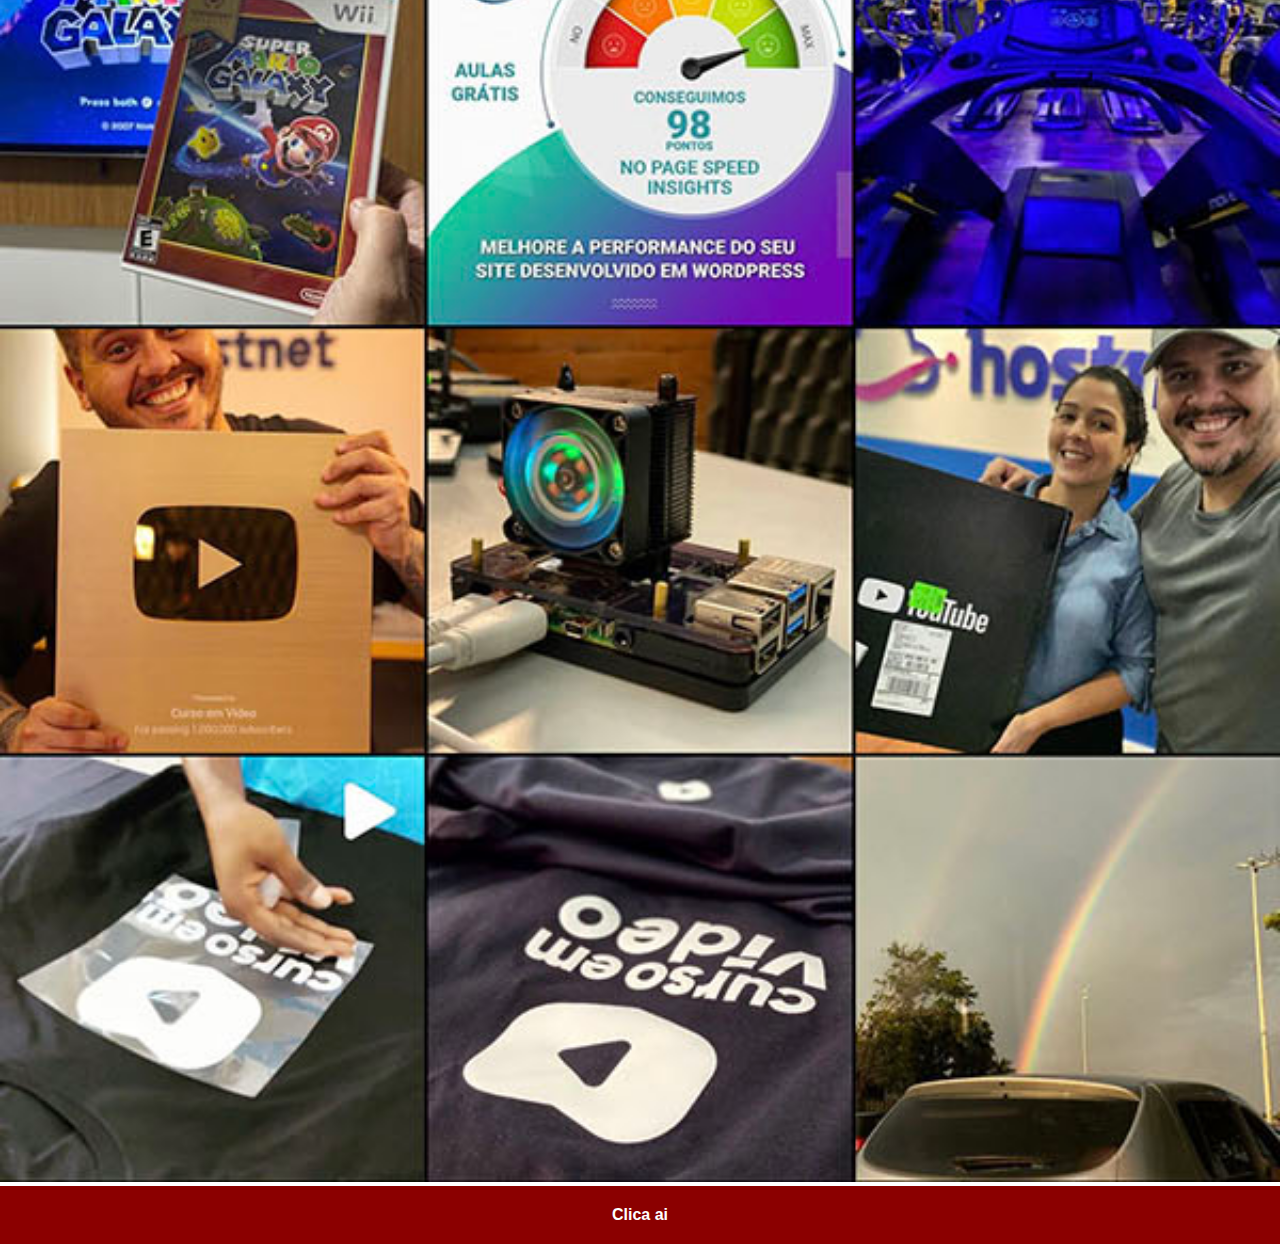
<file: instagram.html>
<!DOCTYPE html>
<html lang="pt-br">
<head>
    <meta charset="UTF-8">
    <meta http-equiv="X-UA-Compatible" content="IE=edge">
    <meta name="viewport" content="width=device-width, initial-scale=1.0">
    <title>youtube</title>
    <link rel="stylesheet" href="estilos/social.css">
</head>
<body>
    <img src="imagens/tela-instagram.jpg" alt="instagram">
    <a href="https://www.instagram.com/luskald/?hl=pt-br" target="_blank">Clica ai</a>
</body>
</html>
</file>
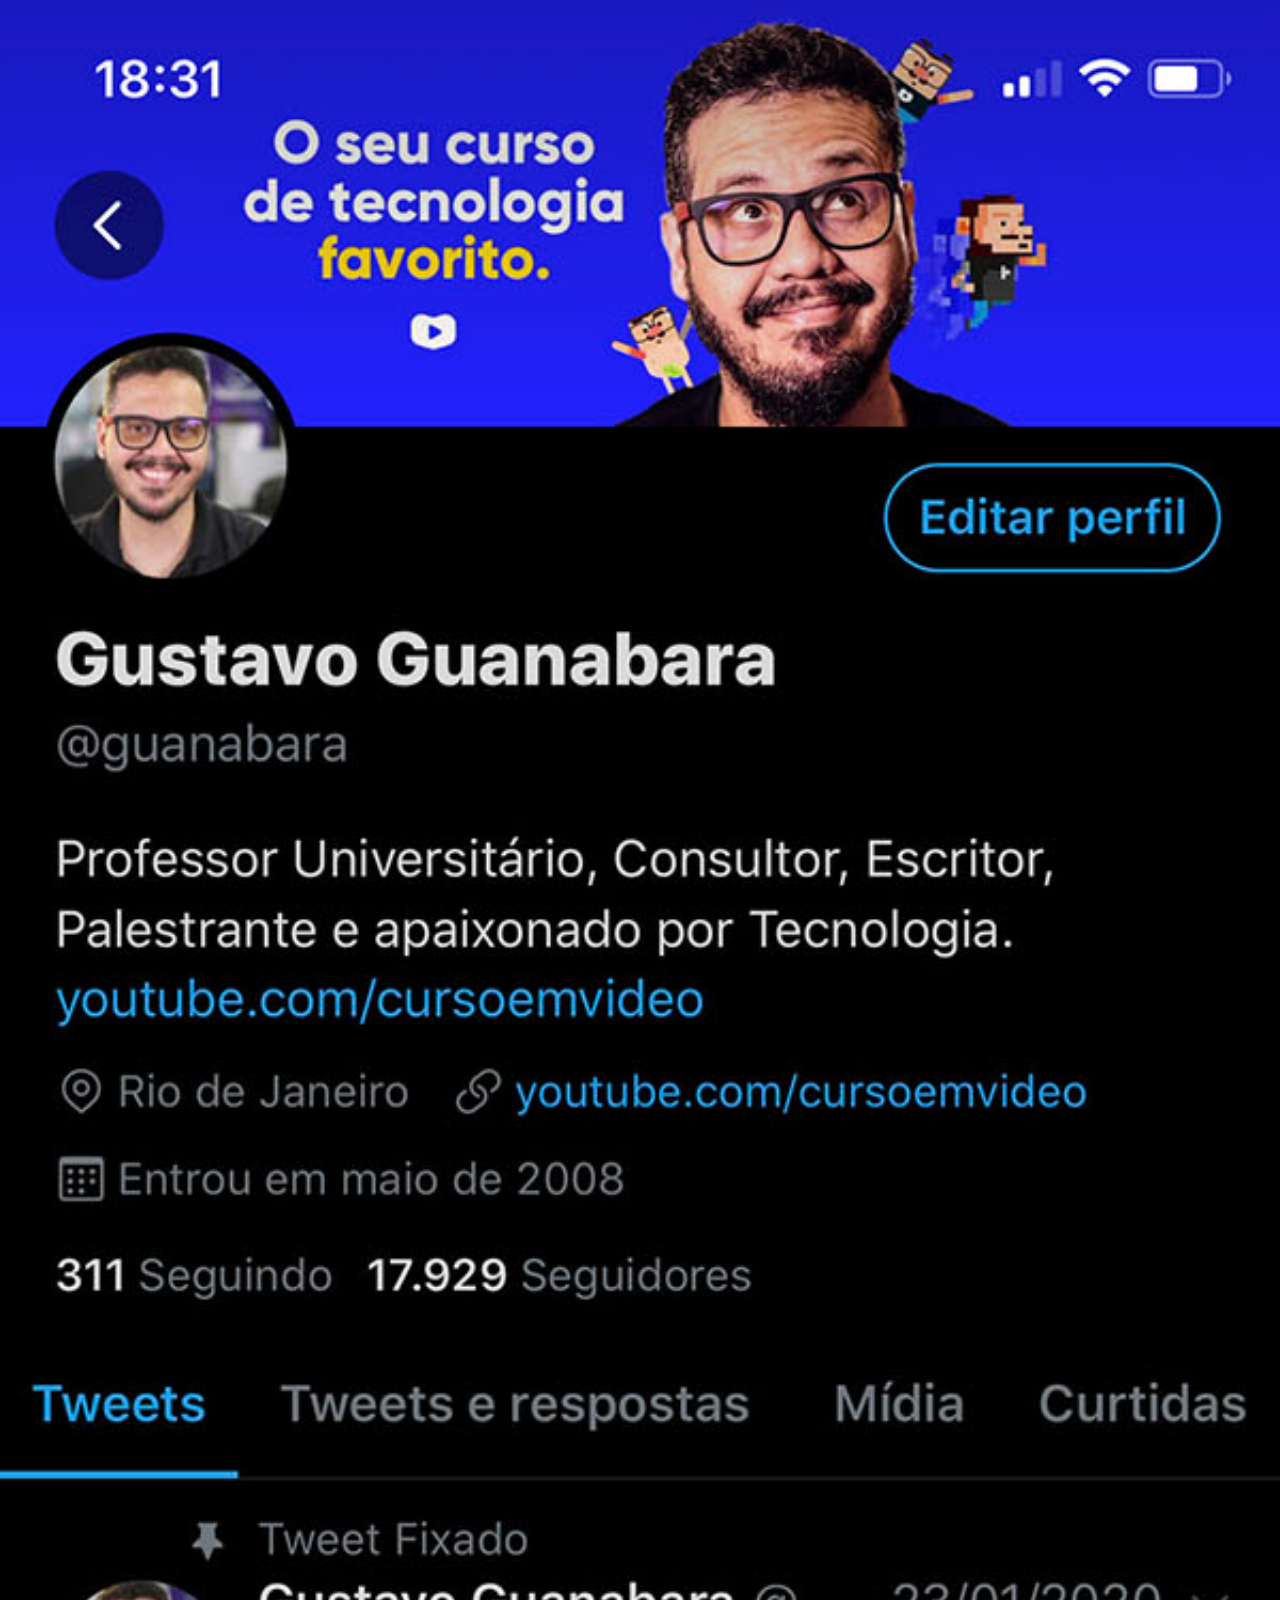
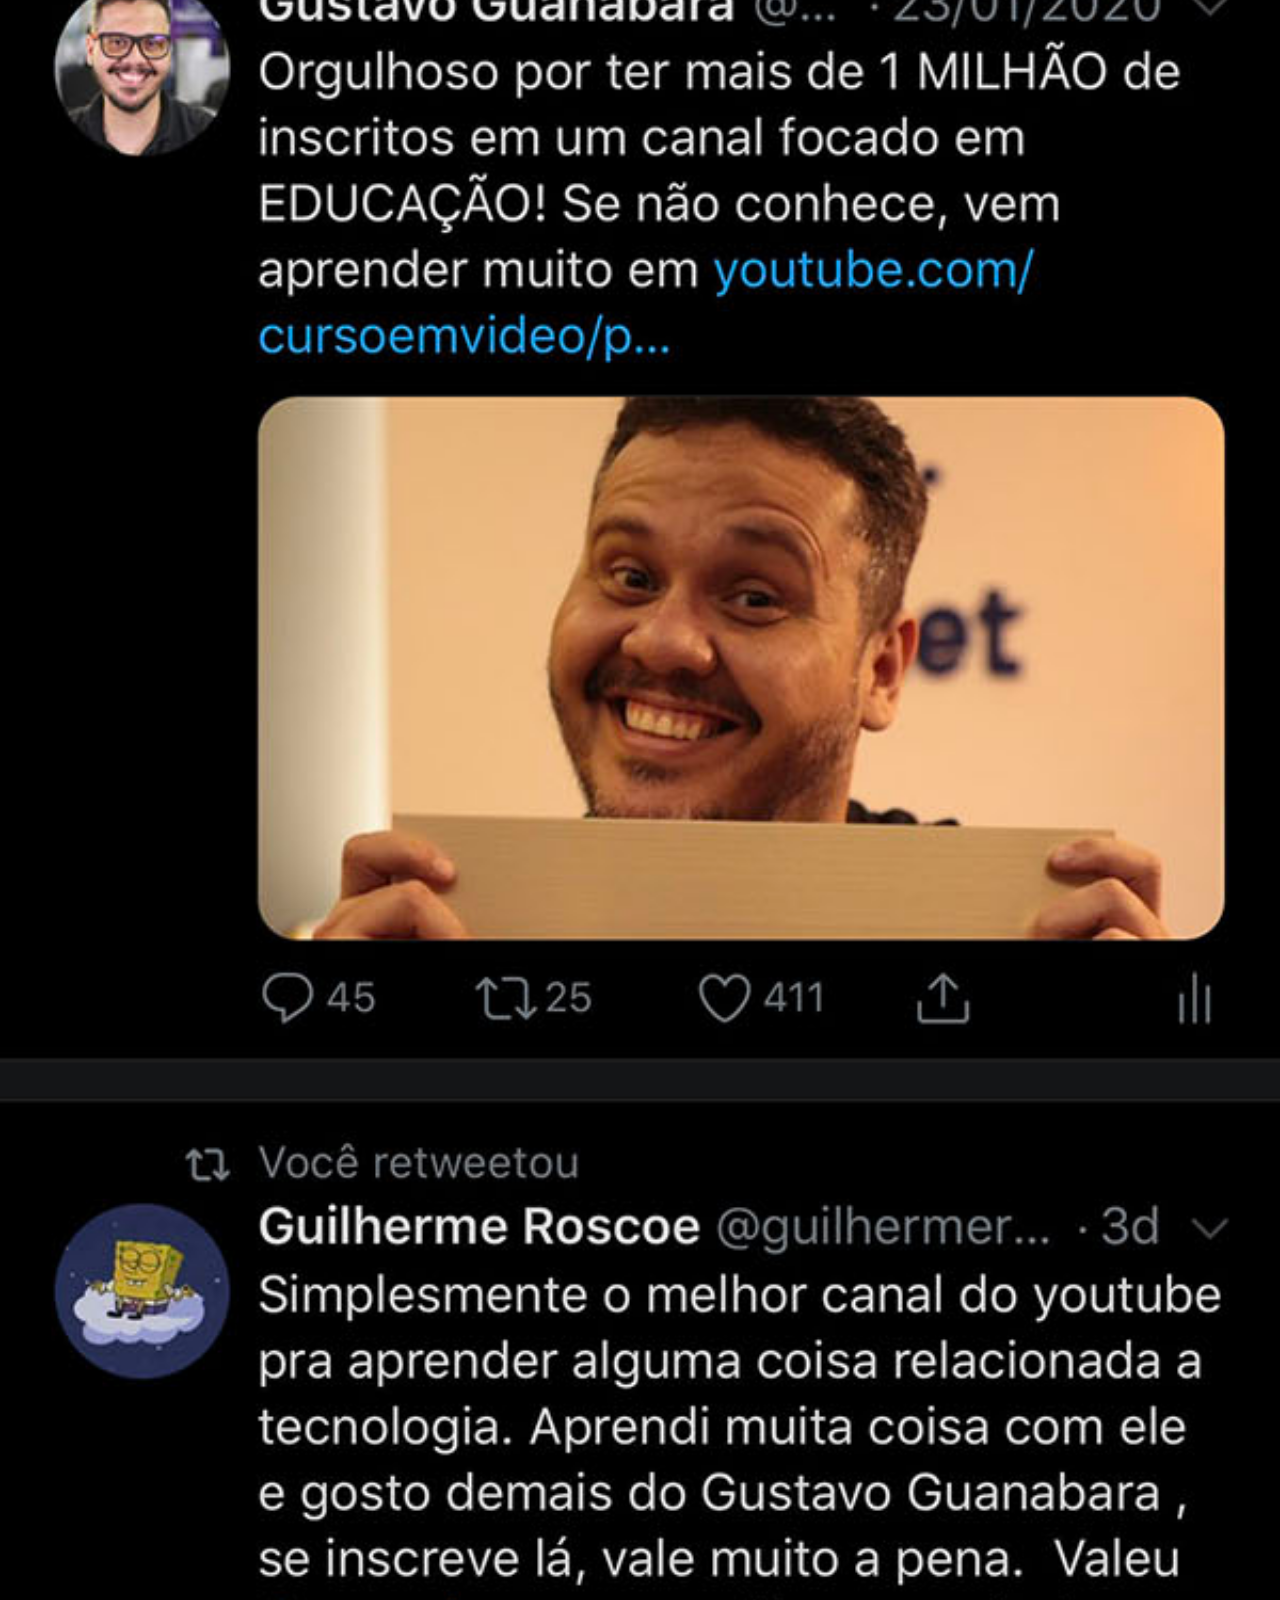
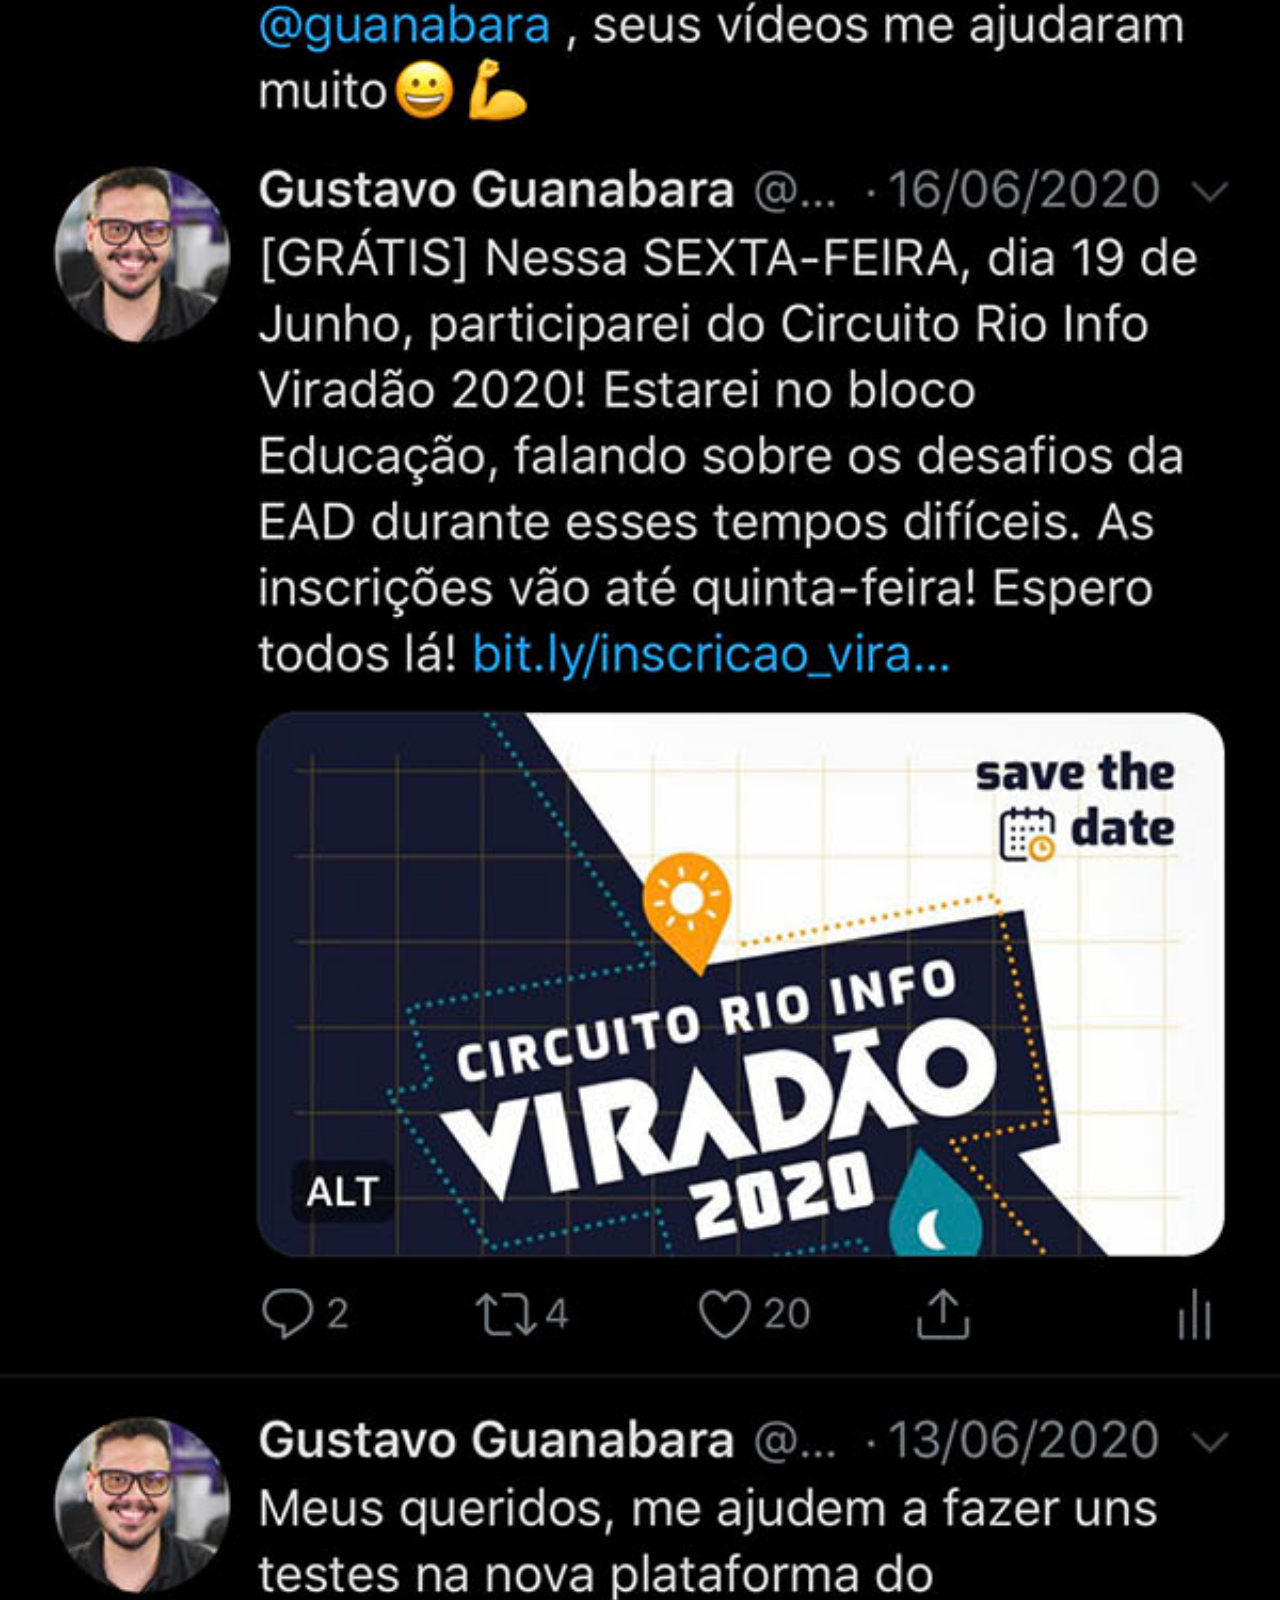
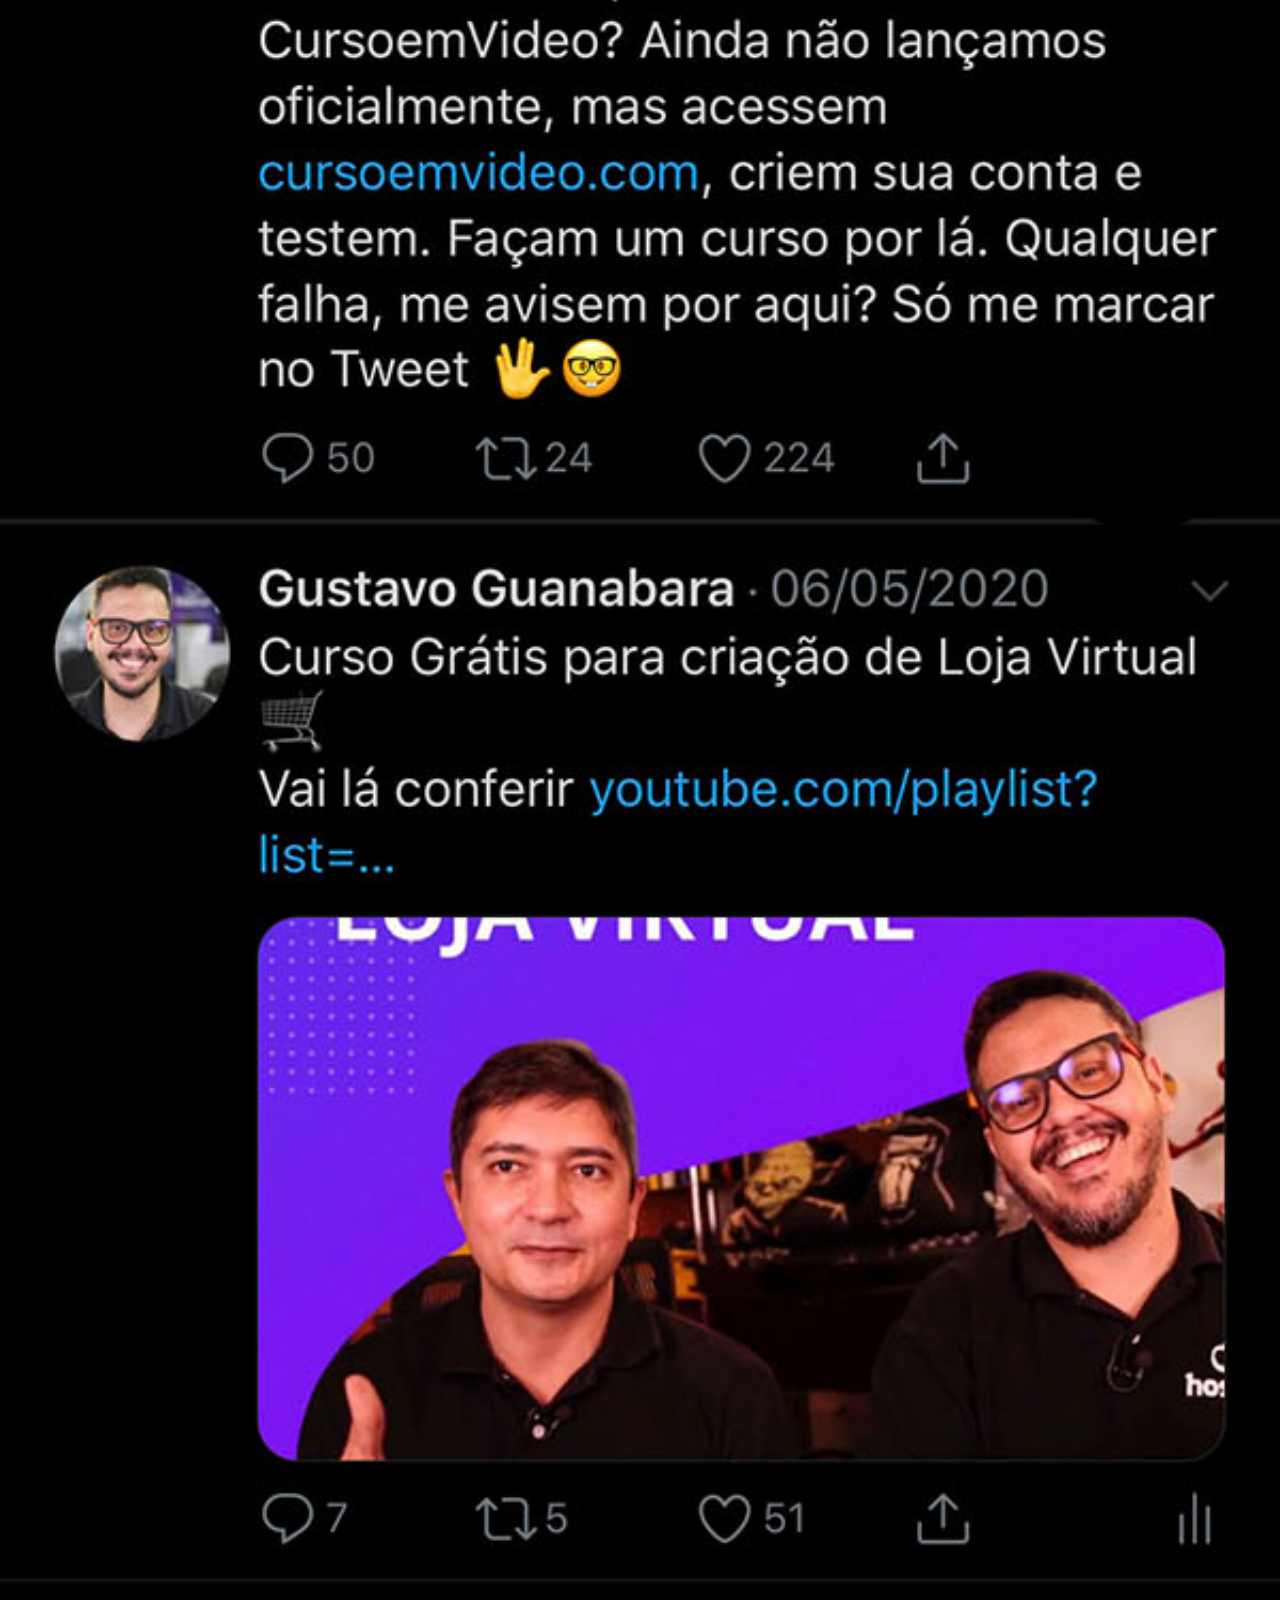
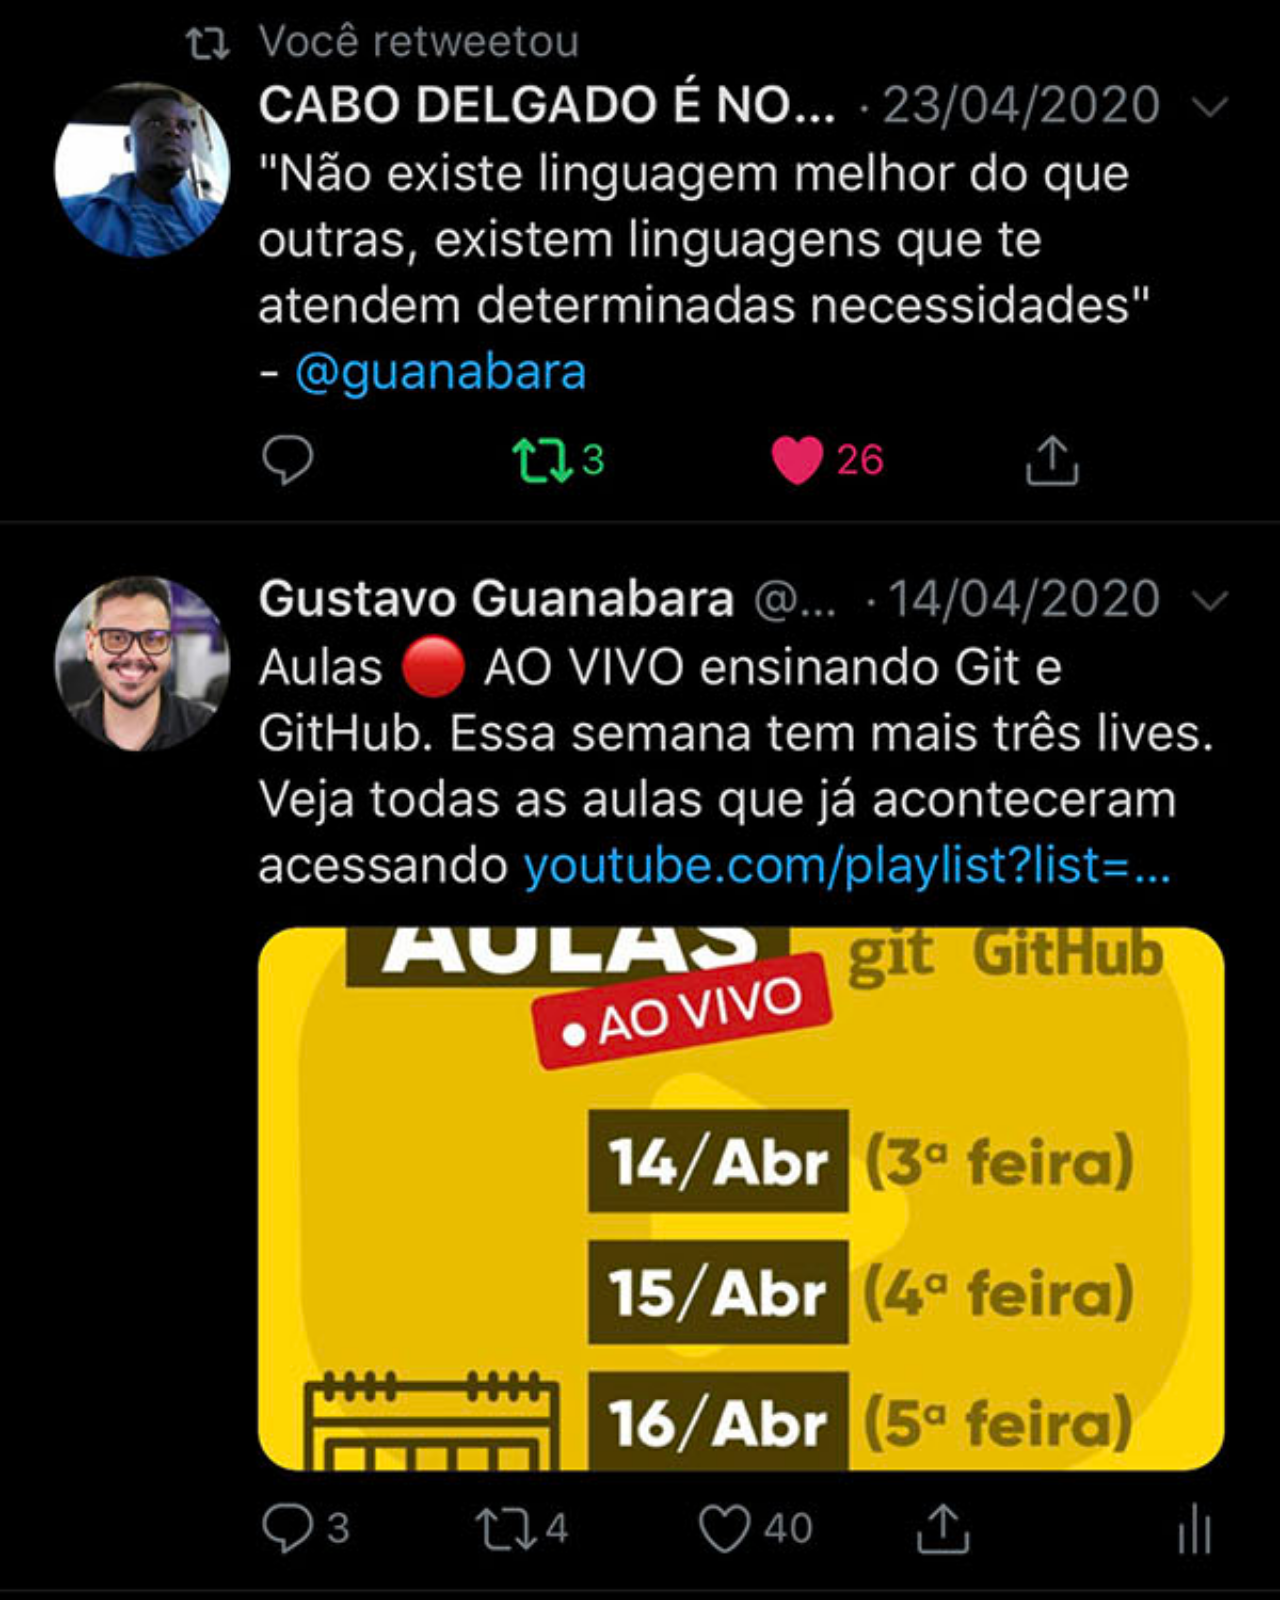
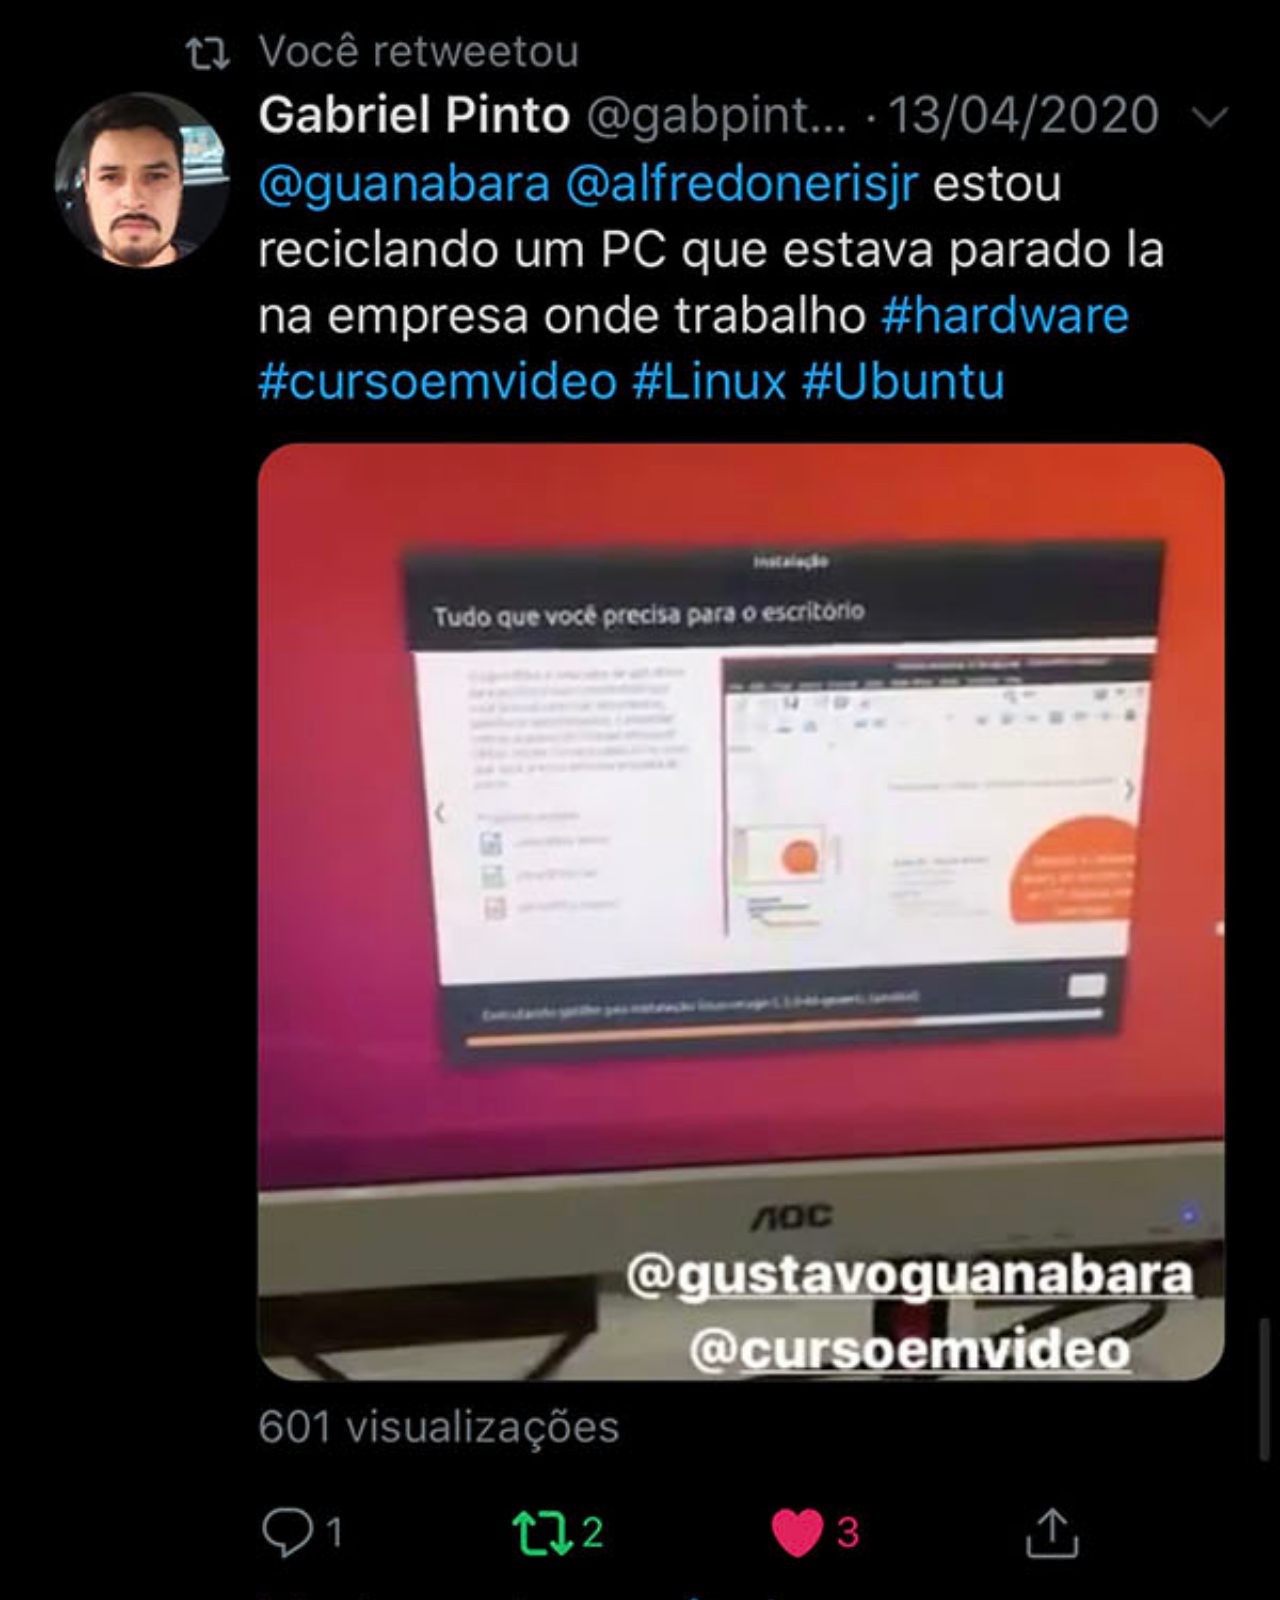
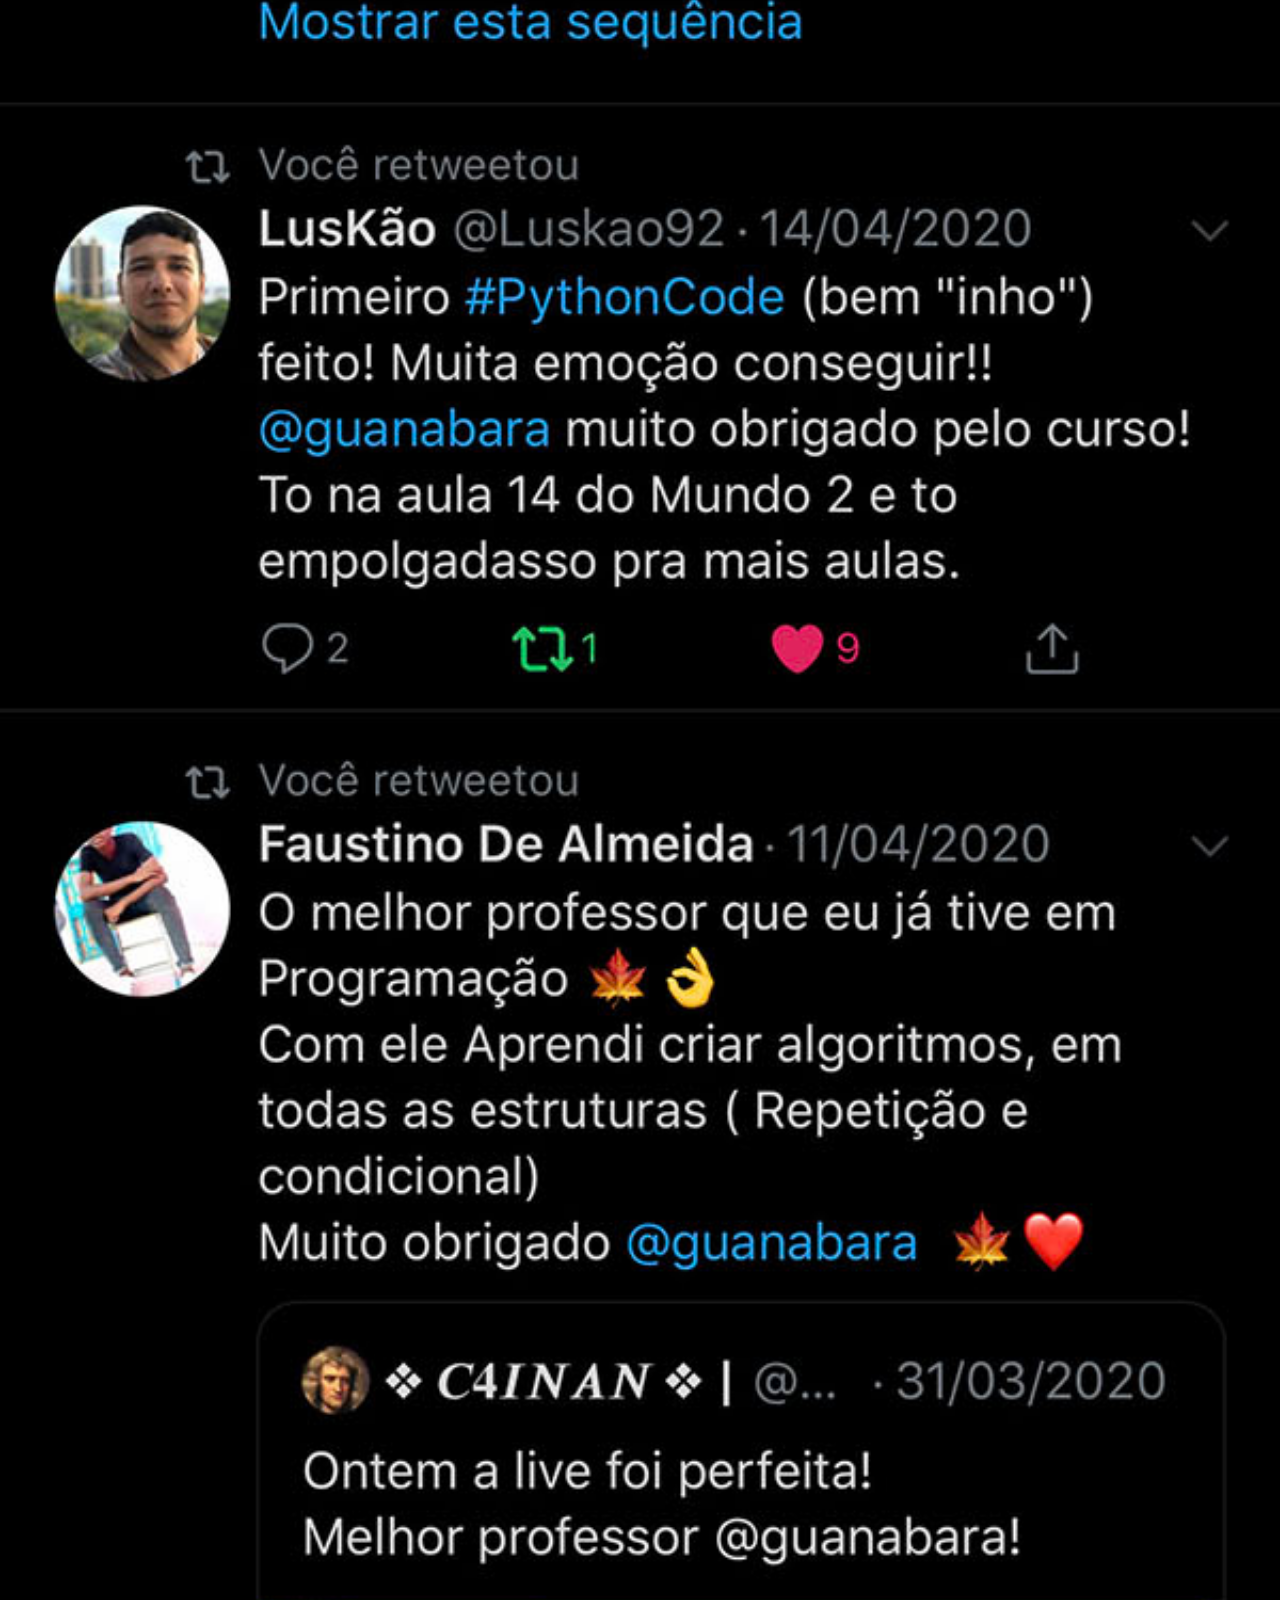
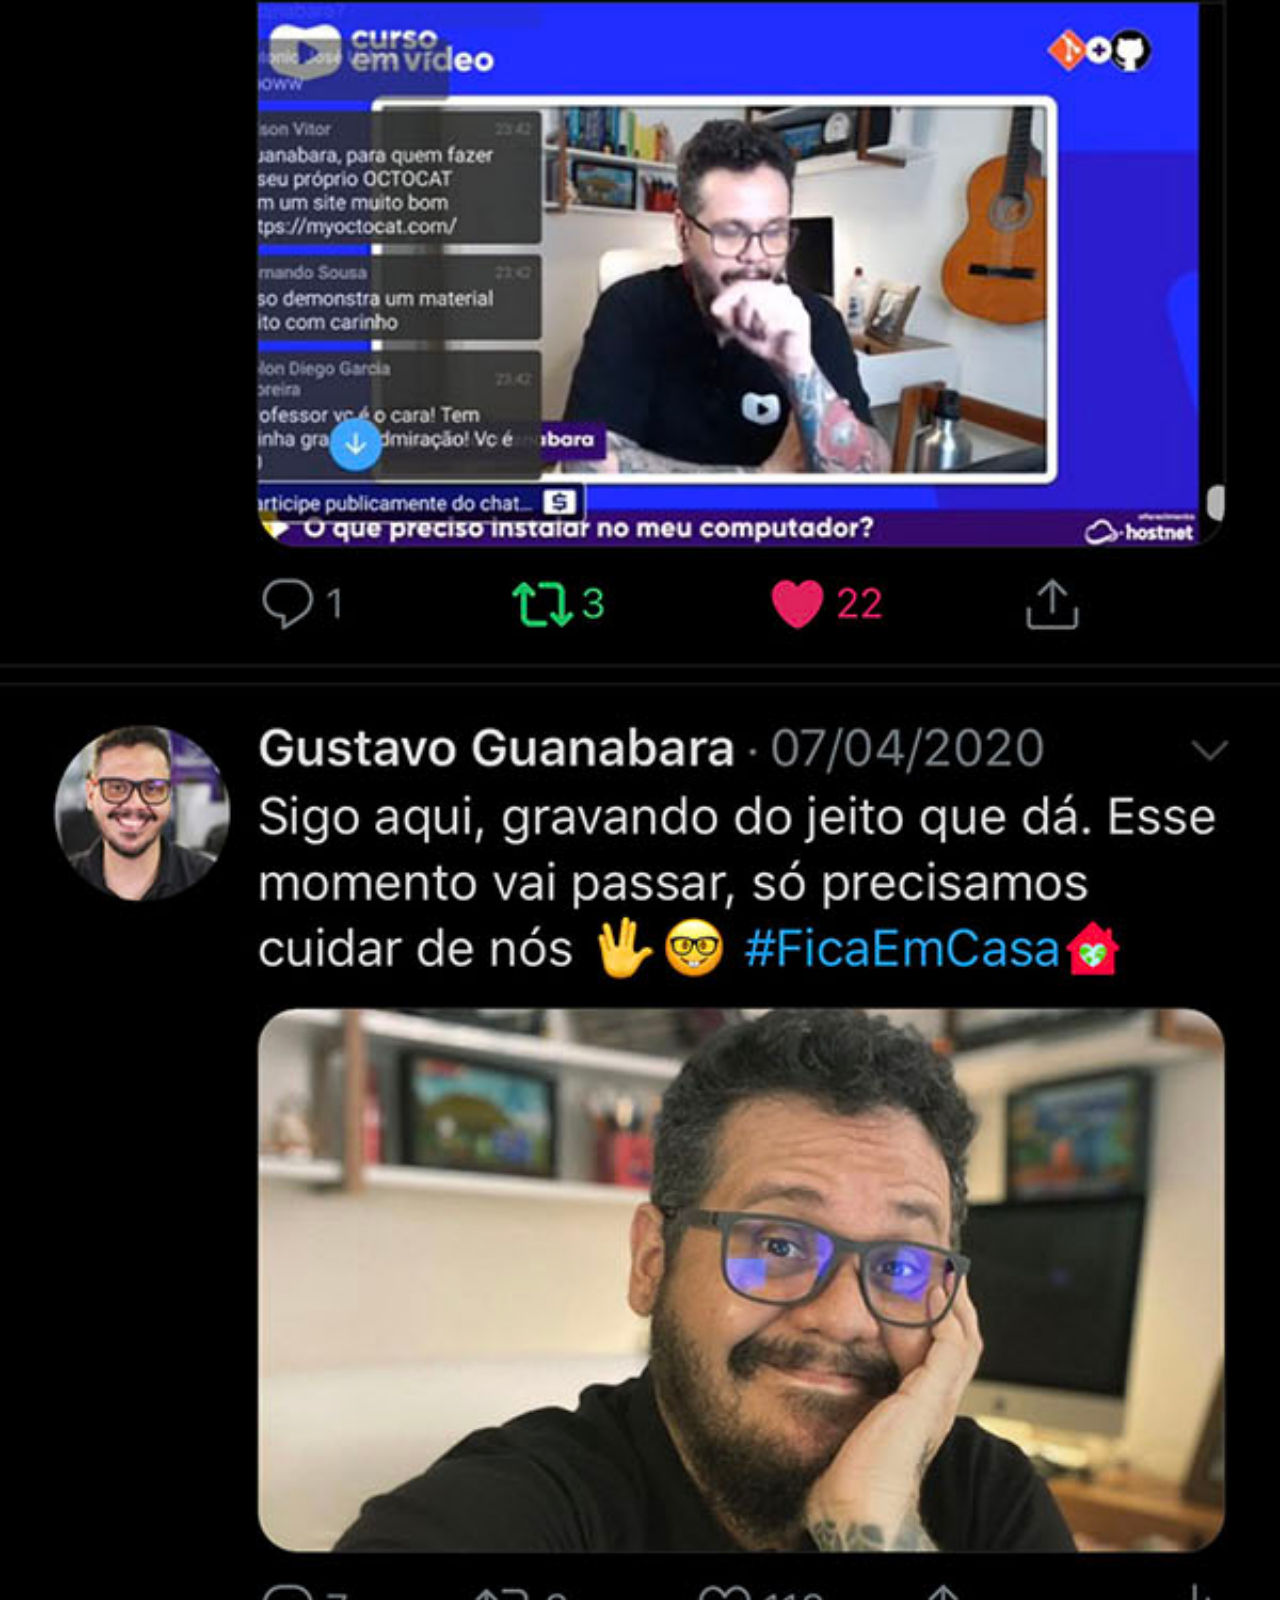
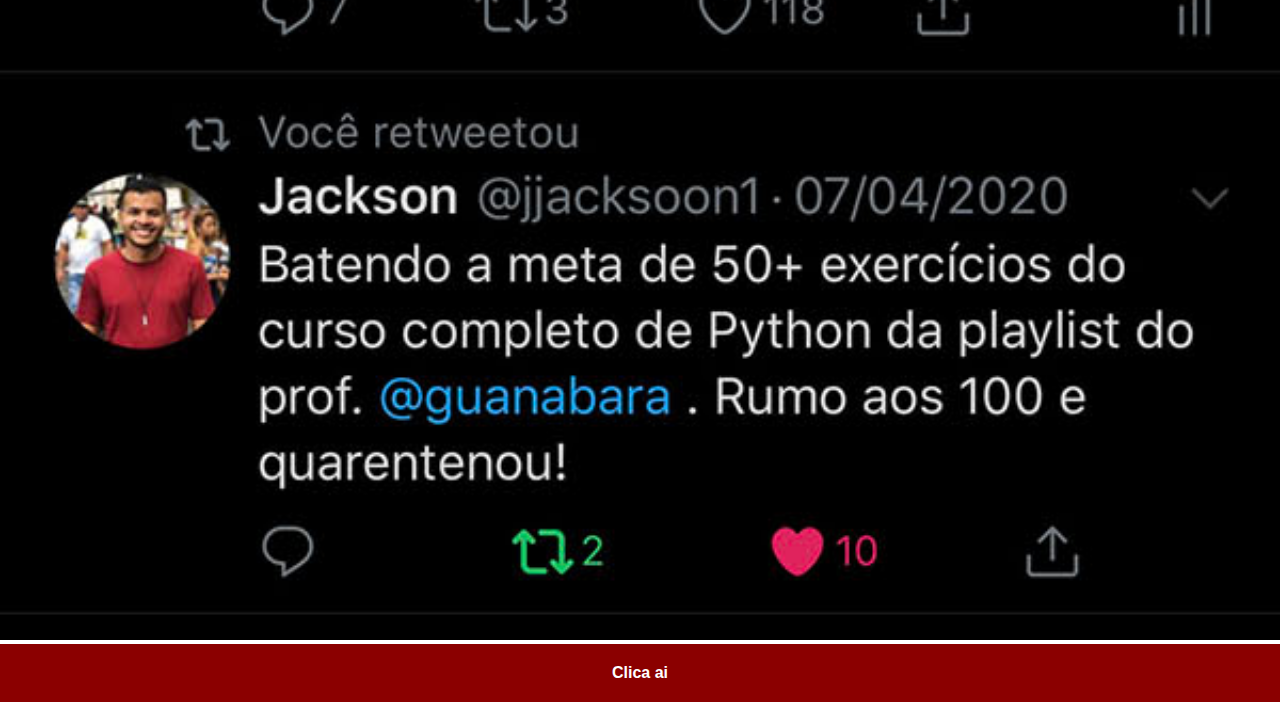
<file: twitter.html>
<!DOCTYPE html>
<html lang="pt-br">
<head>
    <meta charset="UTF-8">
    <meta http-equiv="X-UA-Compatible" content="IE=edge">
    <meta name="viewport" content="width=device-width, initial-scale=1.0">
    <title>youtube</title>
    <link rel="stylesheet" href="estilos/social.css">
</head>
<body>
    <img src="imagens/tela-twitter.jpg" alt="twitter">
    <a href="https://p2.trrsf.com/image/fget/cf/648/0/images.terra.com/2014/10/06/tiririca-facebook.jpg" target="_blank">Clica ai</a>
</body>
</html>
</file>
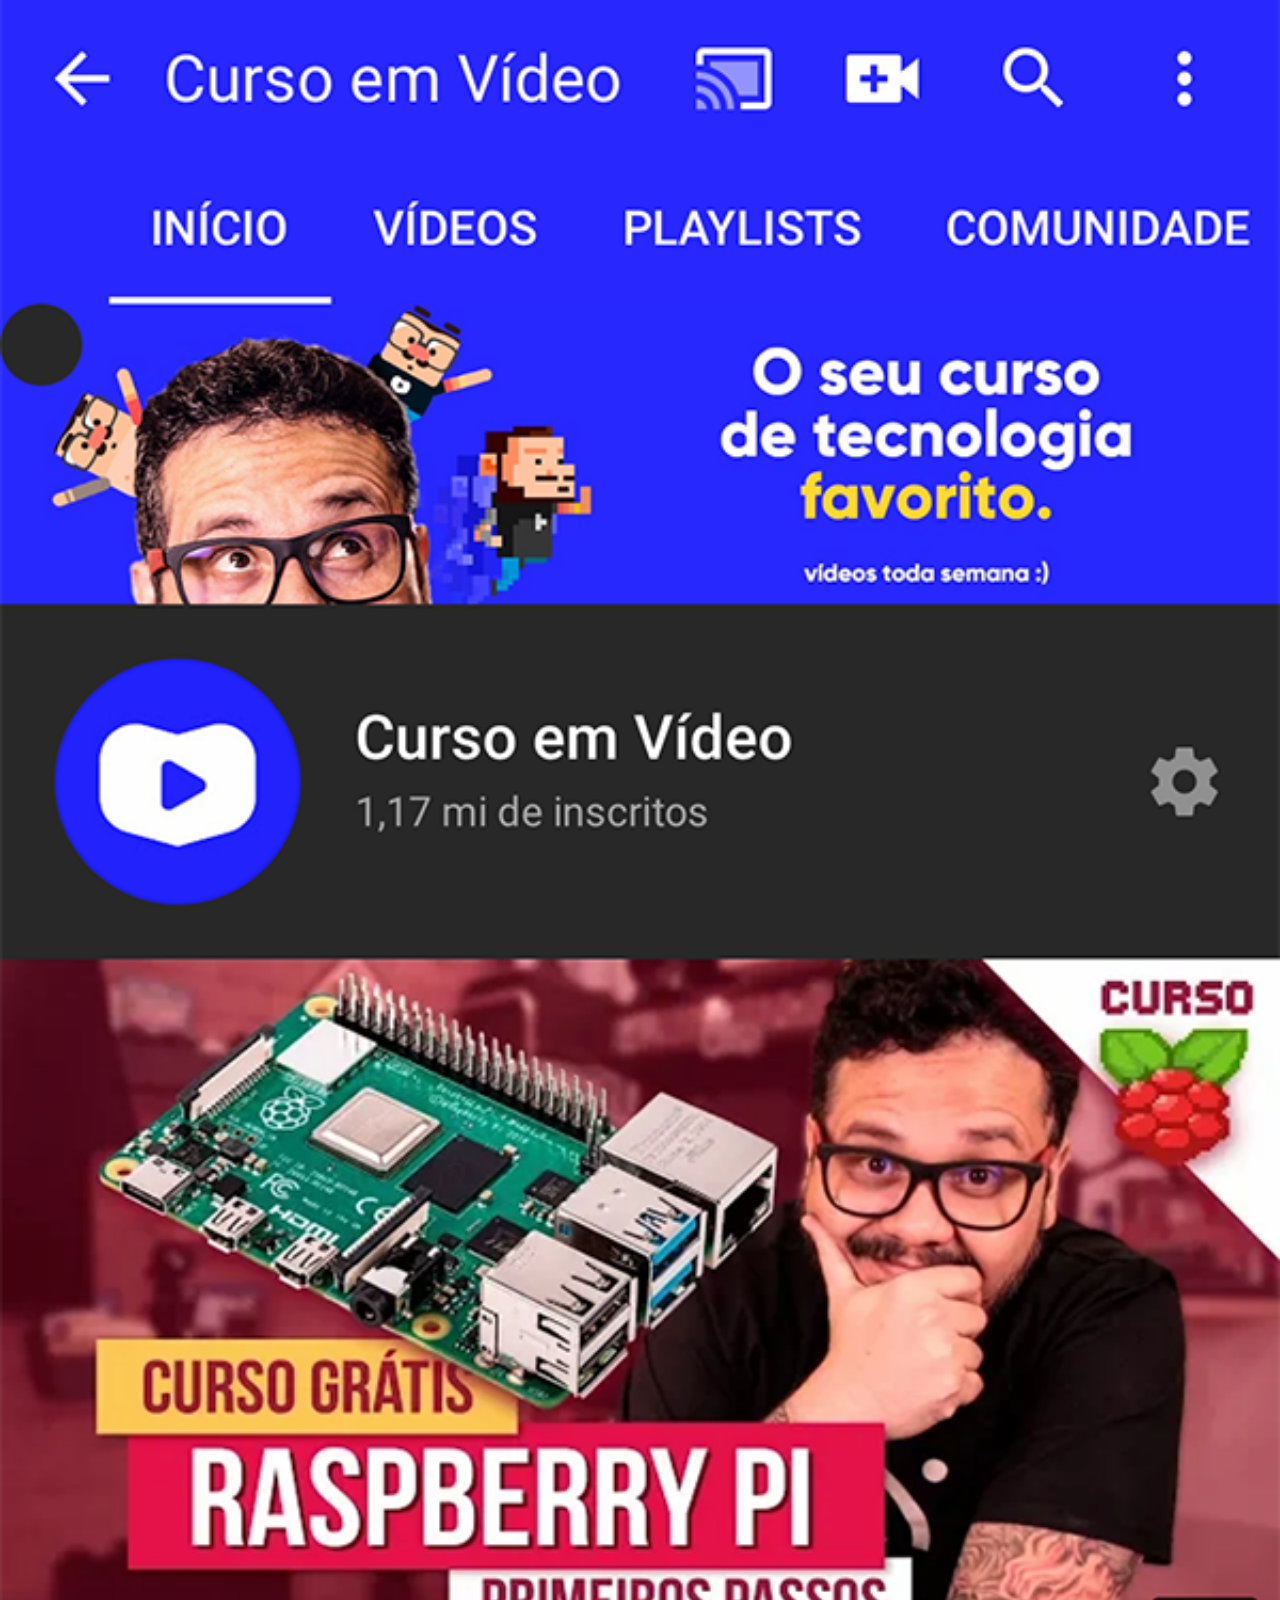
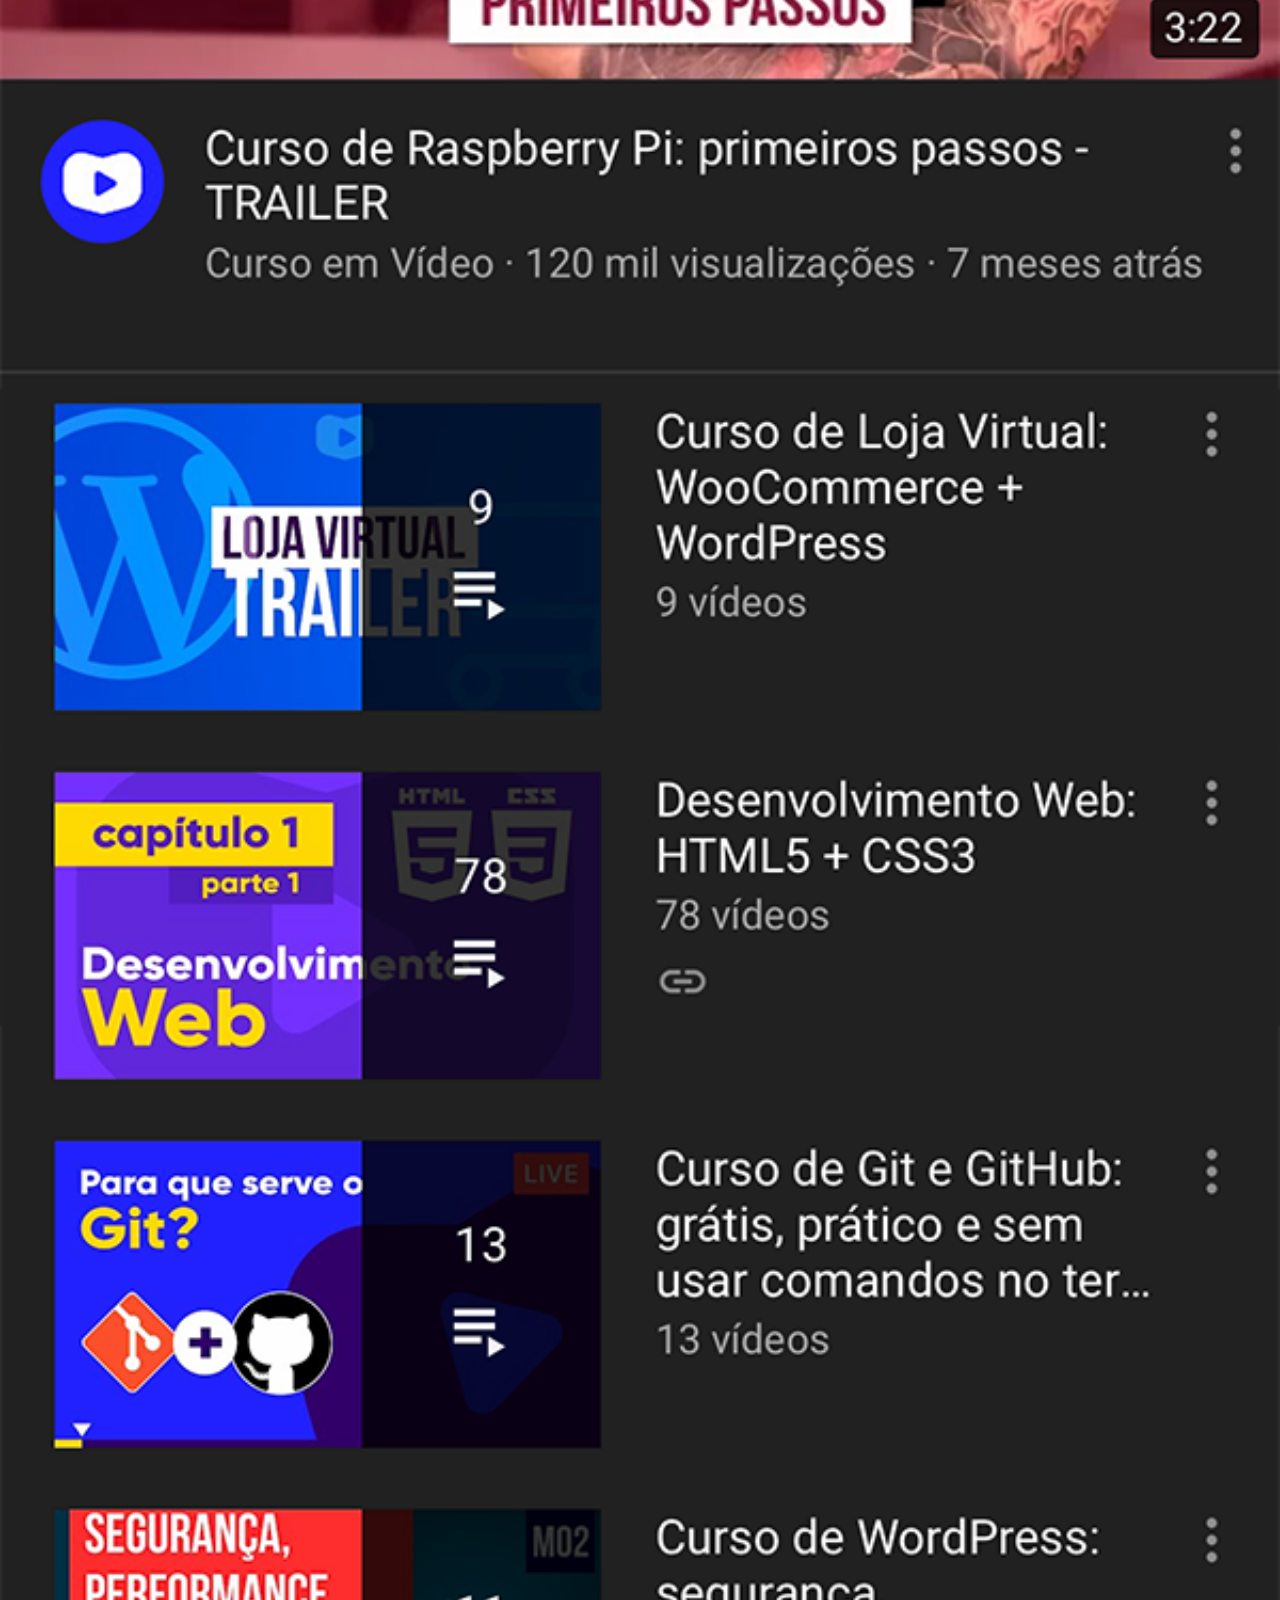
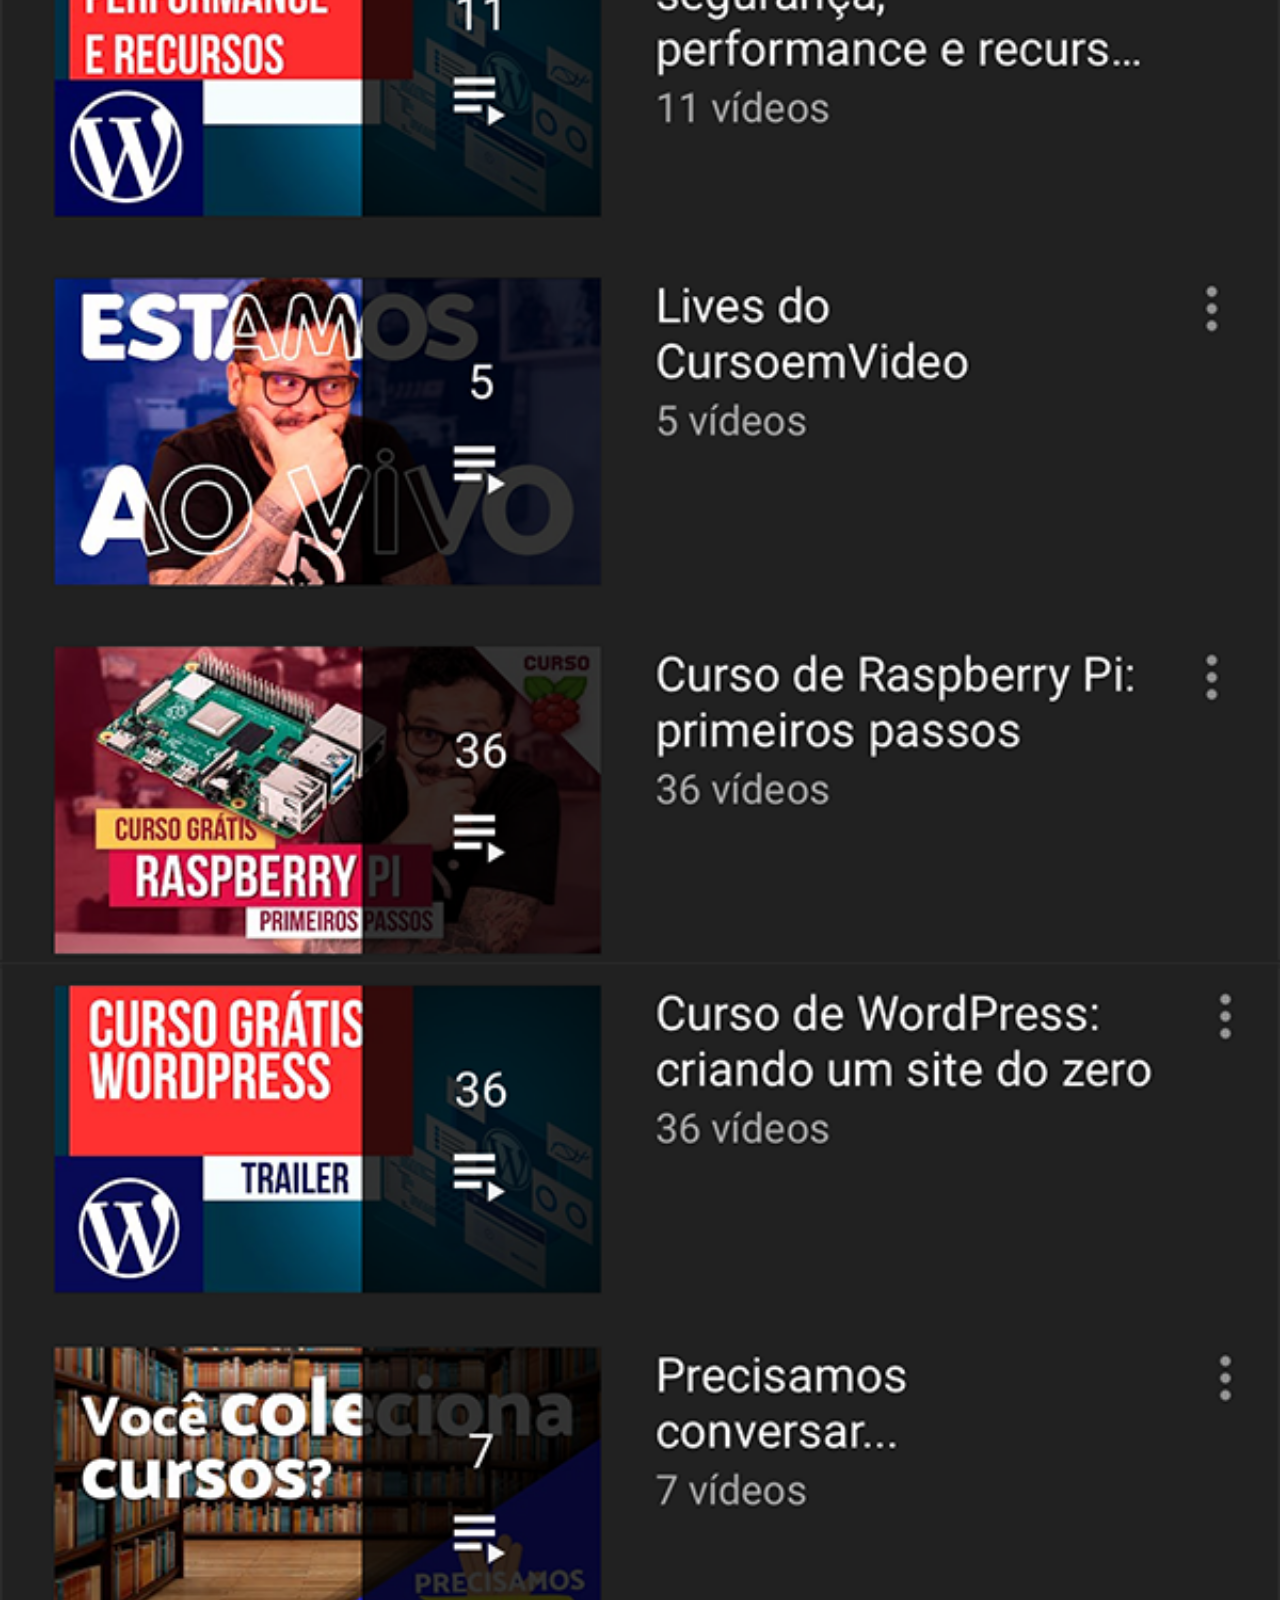
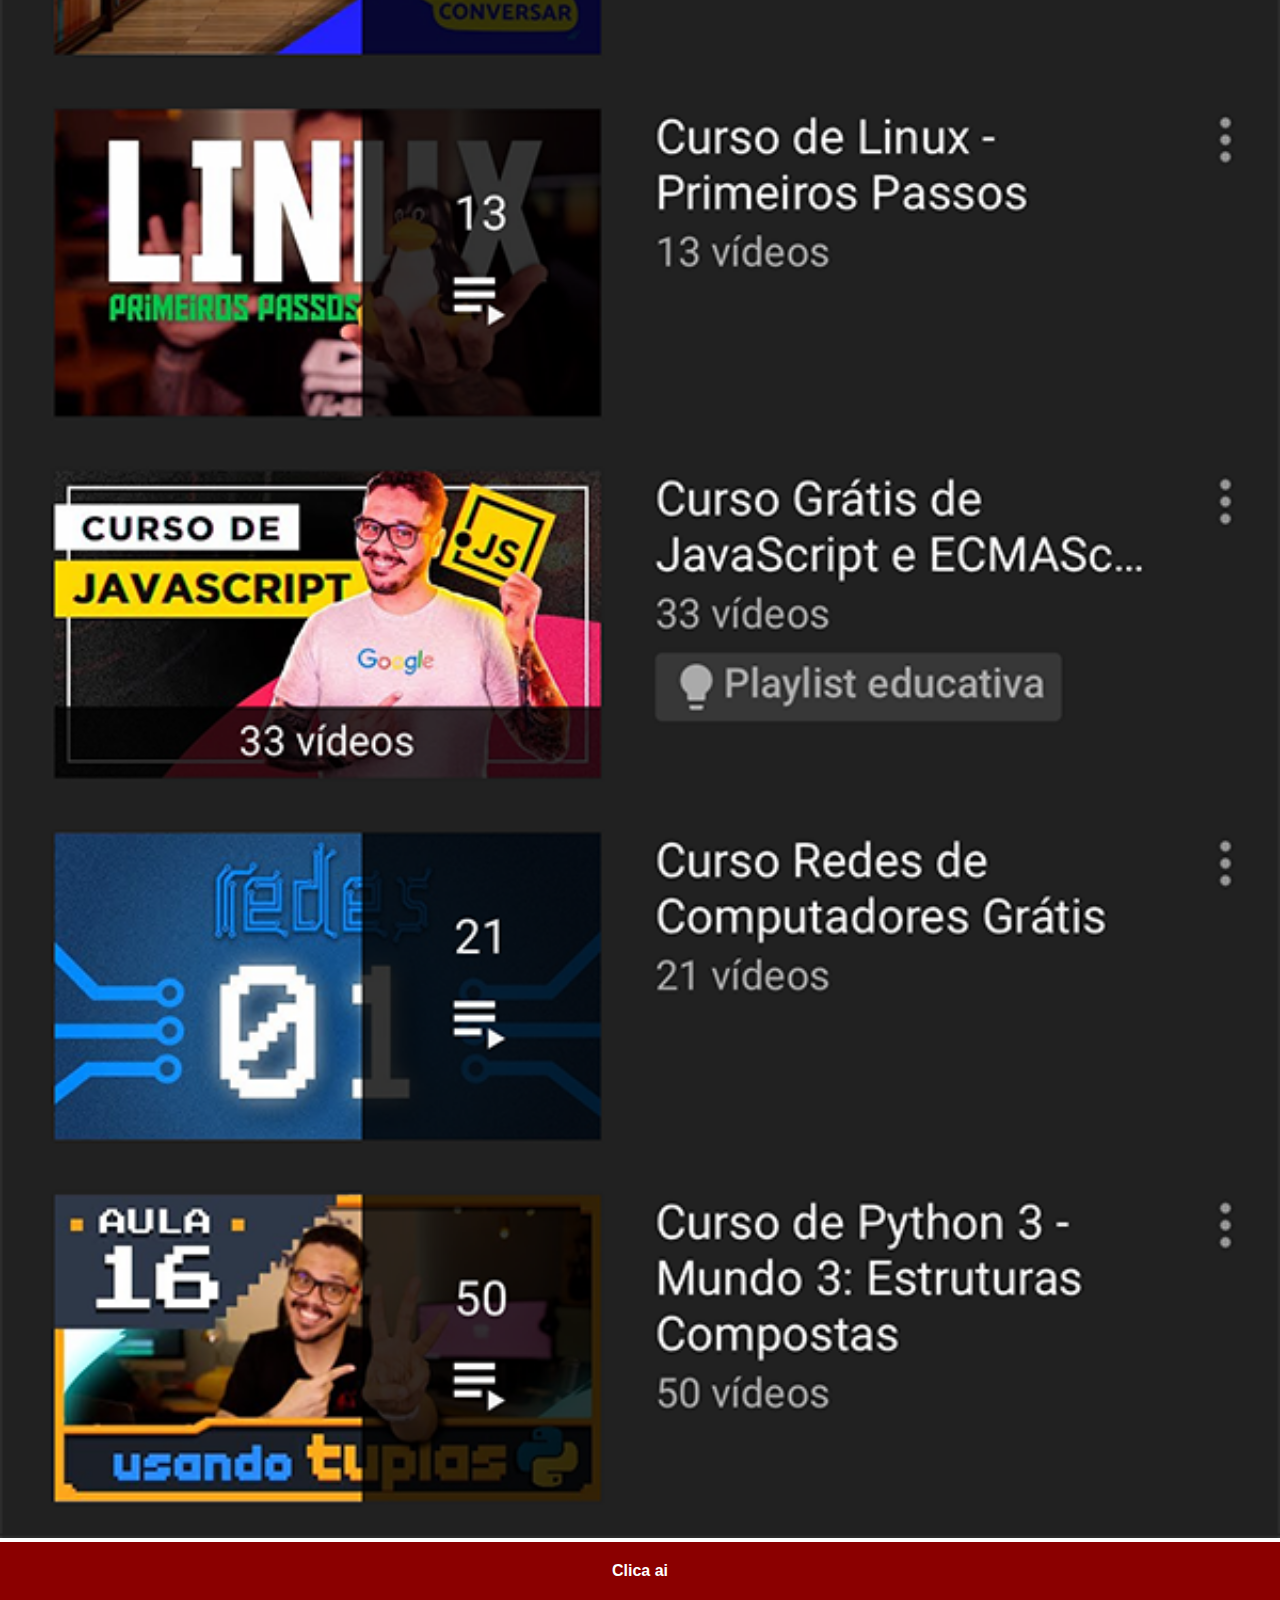
<file: youtube.html>
<!DOCTYPE html>
<html lang="pt-br">
<head>
    <meta charset="UTF-8">
    <meta http-equiv="X-UA-Compatible" content="IE=edge">
    <meta name="viewport" content="width=device-width, initial-scale=1.0">
    <title>youtube</title>
    <link rel="stylesheet" href="estilos/social.css">
</head>
<body>
    <img src="imagens/tela-youtube.png" alt="youtube">
    <a href="https://www.youtube.com" target="_blank">Clica ai</a>
</body>
</html>
</file>
<file: estilos/estilos.css>
@charset "UTF-8";
*{
    margin: 0px;
    padding: 0px;
    font-family: 'Courier New', Courier, monospace;

}

html,body{
    height: 100vh;
    width: 100vw;
    background-color: black;
}

main{
    height: 100vh;
    position: relative;

}
section#telefone{
    position: absolute;
    top: 50%;
    left: 50%;
    transform: translate(-50%, -50%);
    height: 627px;
    width: 311px;
    background: url("../imagens/frame-iphone.png") no-repeat;


}

body{
    background:url('../imagens/fundo-madeira.jpg') no-repeat top center;
    background-size: cover;
    background-attachment: fixed;
}

iframe#tela{
    position: relative;
    top: 80px;
    left: 22px;
    width: 267px;
    height: 471px;
}


section#redes img{
    width: 50px;
    margin: 10px;
    border-radius: 50%;
    box-shadow: 2px 2px 5px rgba(0, 0, 0, 0.804);
    box-sizing: border-box;
}


section#redes{
    text-align: right;
}


section#redes img:hover{
    border: 2px solid rgb(255, 255, 255);
    transform: translate(-3px, -3px);
    box-shadow: 5px 5px 10px black;
    transition: transform 0.4s, border 1s;
}
</file>
<file: redes/estilos/estilos.css>
@charset "UTF-8";
*{
    margin: 0px;
    padding: 0px;
    font-family: 'Courier New', Courier, monospace;

}

html,body{
    height: 100vh;
    width: 100vw;
    background-color: black;
}

main{
    height: 100vh;
    position: relative;

}
section#telefone{
    position: absolute;
    top: 50%;
    left: 50%;
    transform: translate(-50%, -50%);
    height: 627px;
    width: 311px;
    background: url("../imagens/frame-iphone.png") no-repeat;


}

body{
    background:url('../imagens/fundo-madeira.jpg') no-repeat top center;
    background-size: cover;
    background-attachment: fixed;
}

iframe#tela{
    position: relative;
    top: 80px;
    left: 22px;
    width: 269px;
    height: 471px;
}


section#redes img{
    width: 50px;
    margin: 10px;
    border-radius: 50%;
    box-shadow: 2px 2px 5px rgba(0, 0, 0, 0.804);
    box-sizing: border-box;
}


section#redes{
    text-align: right;
}


section#redes img:hover{
    border: 2px solid rgb(255, 255, 255);
    transform: translate(-3px, -3px);
    box-shadow: 5px 5px 10px black;
    transition: transform 0.4s, border 1s;
}
</file>
<file: estilos/social.css>
*{
    margin: 0px;
    padding: 0px;
    font-family: Arial, Helvetica, sans-serif;
}


::-webkit-scrollbar{
    width: 0px;
    height: 0px;


}
img{
    width: 100vw;
}

a{
    display: block;
    background-color: darkred;
    color: white;
    padding: 20px;
    text-align: center;
    font-weight: bolder;
    text-decoration: none;
}

a:hover{
    background-color: red;
}
</file>
